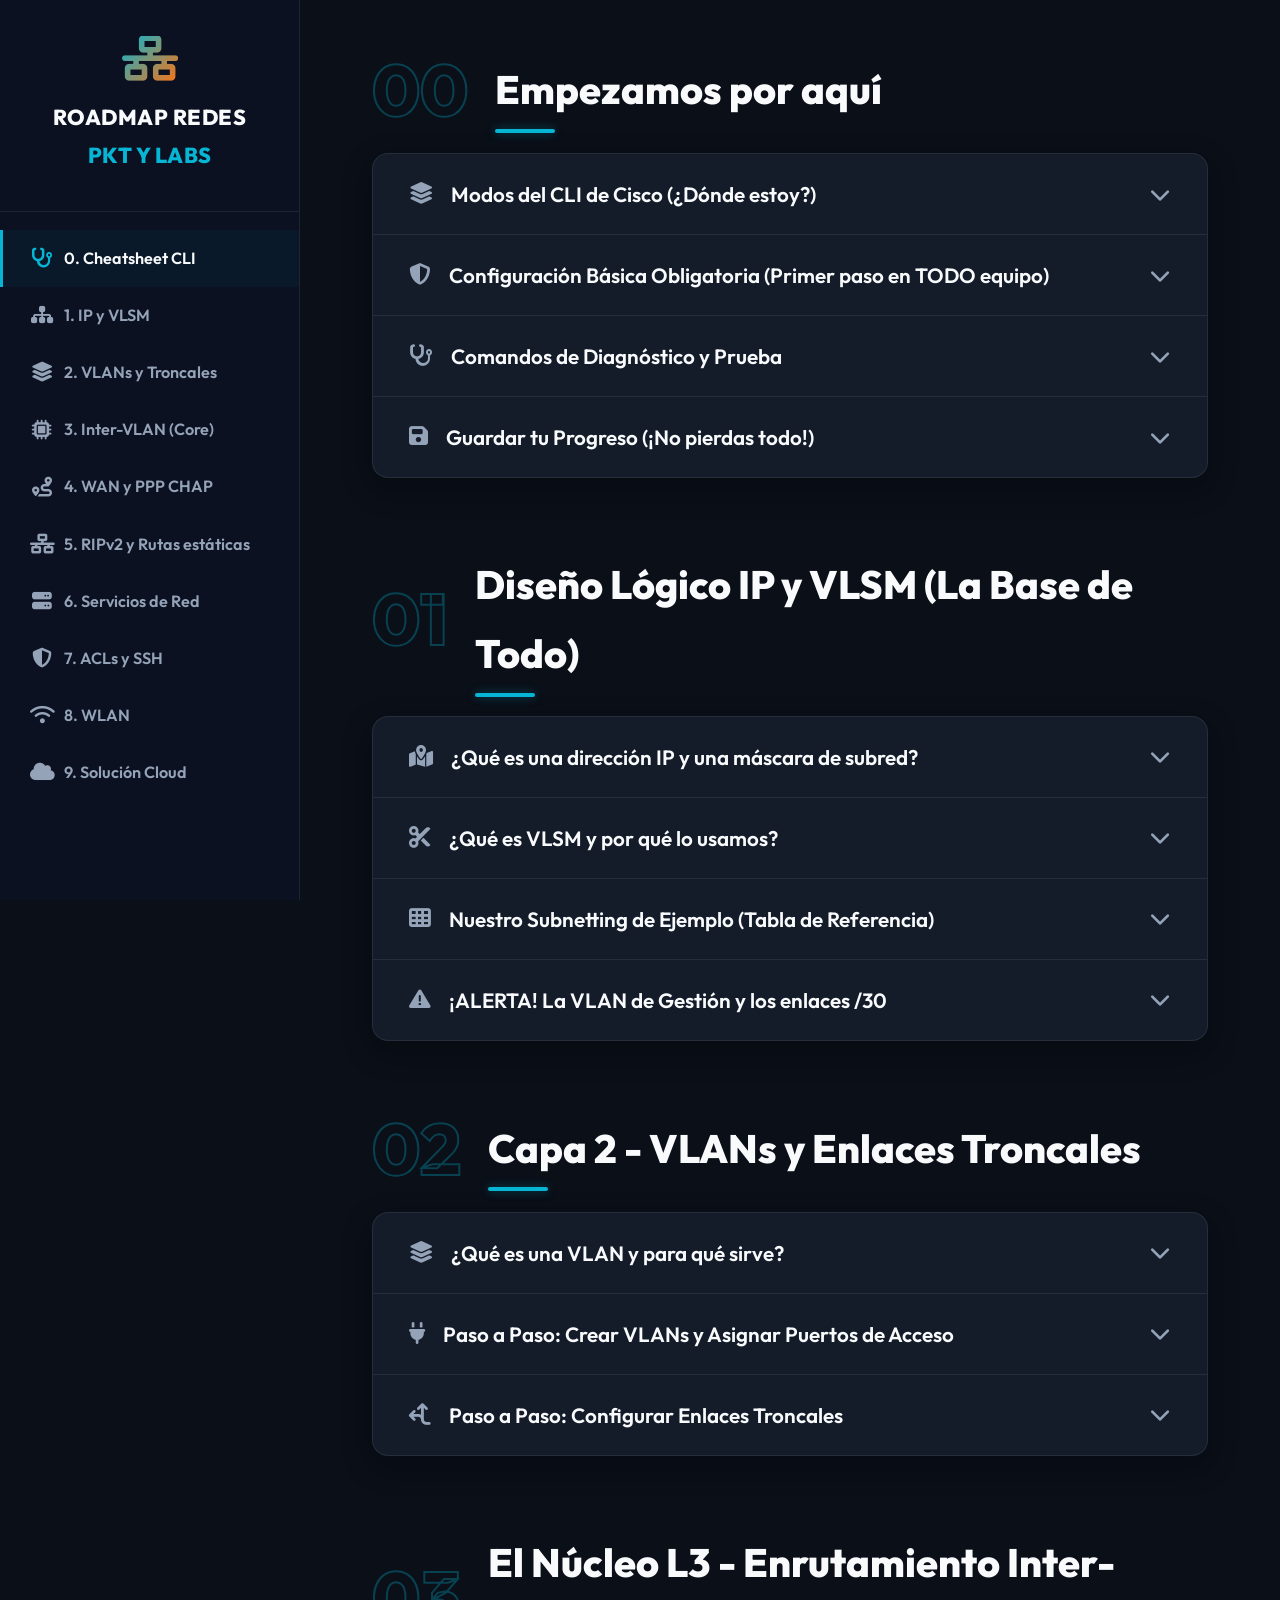
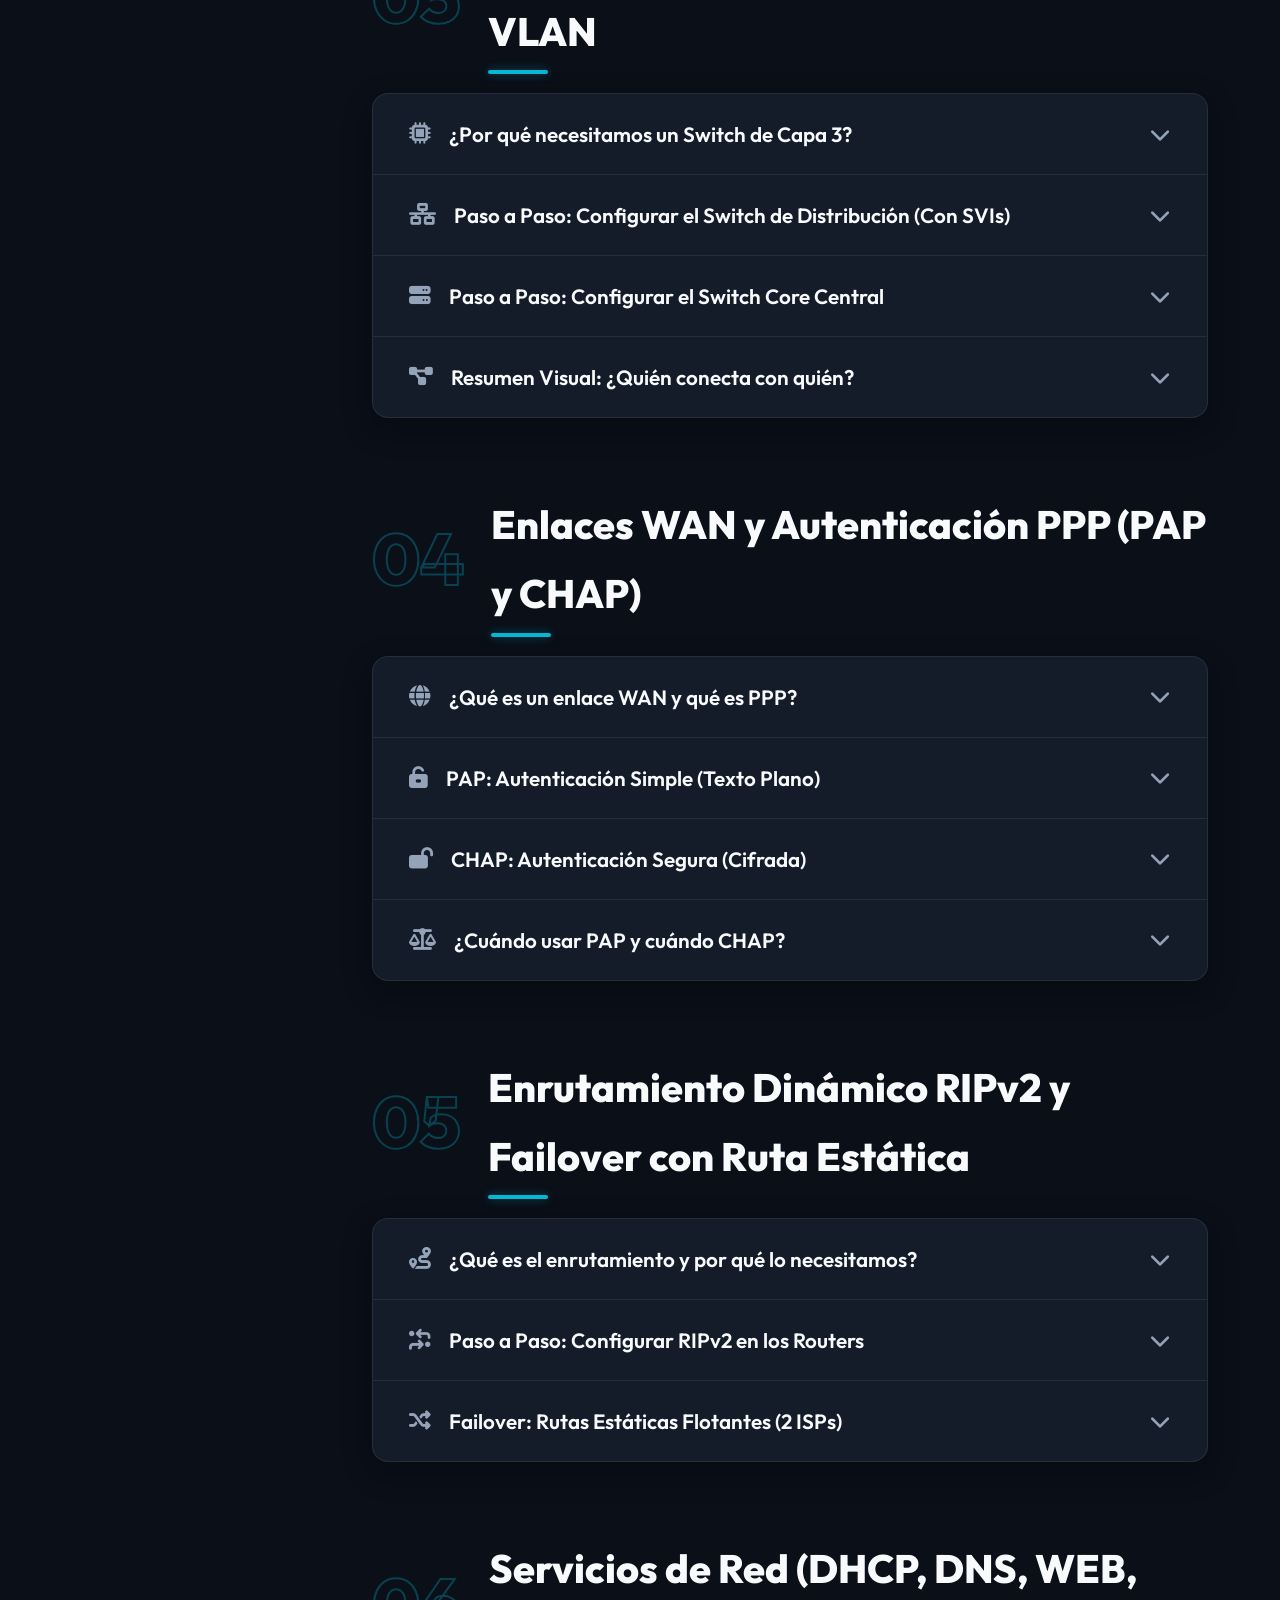
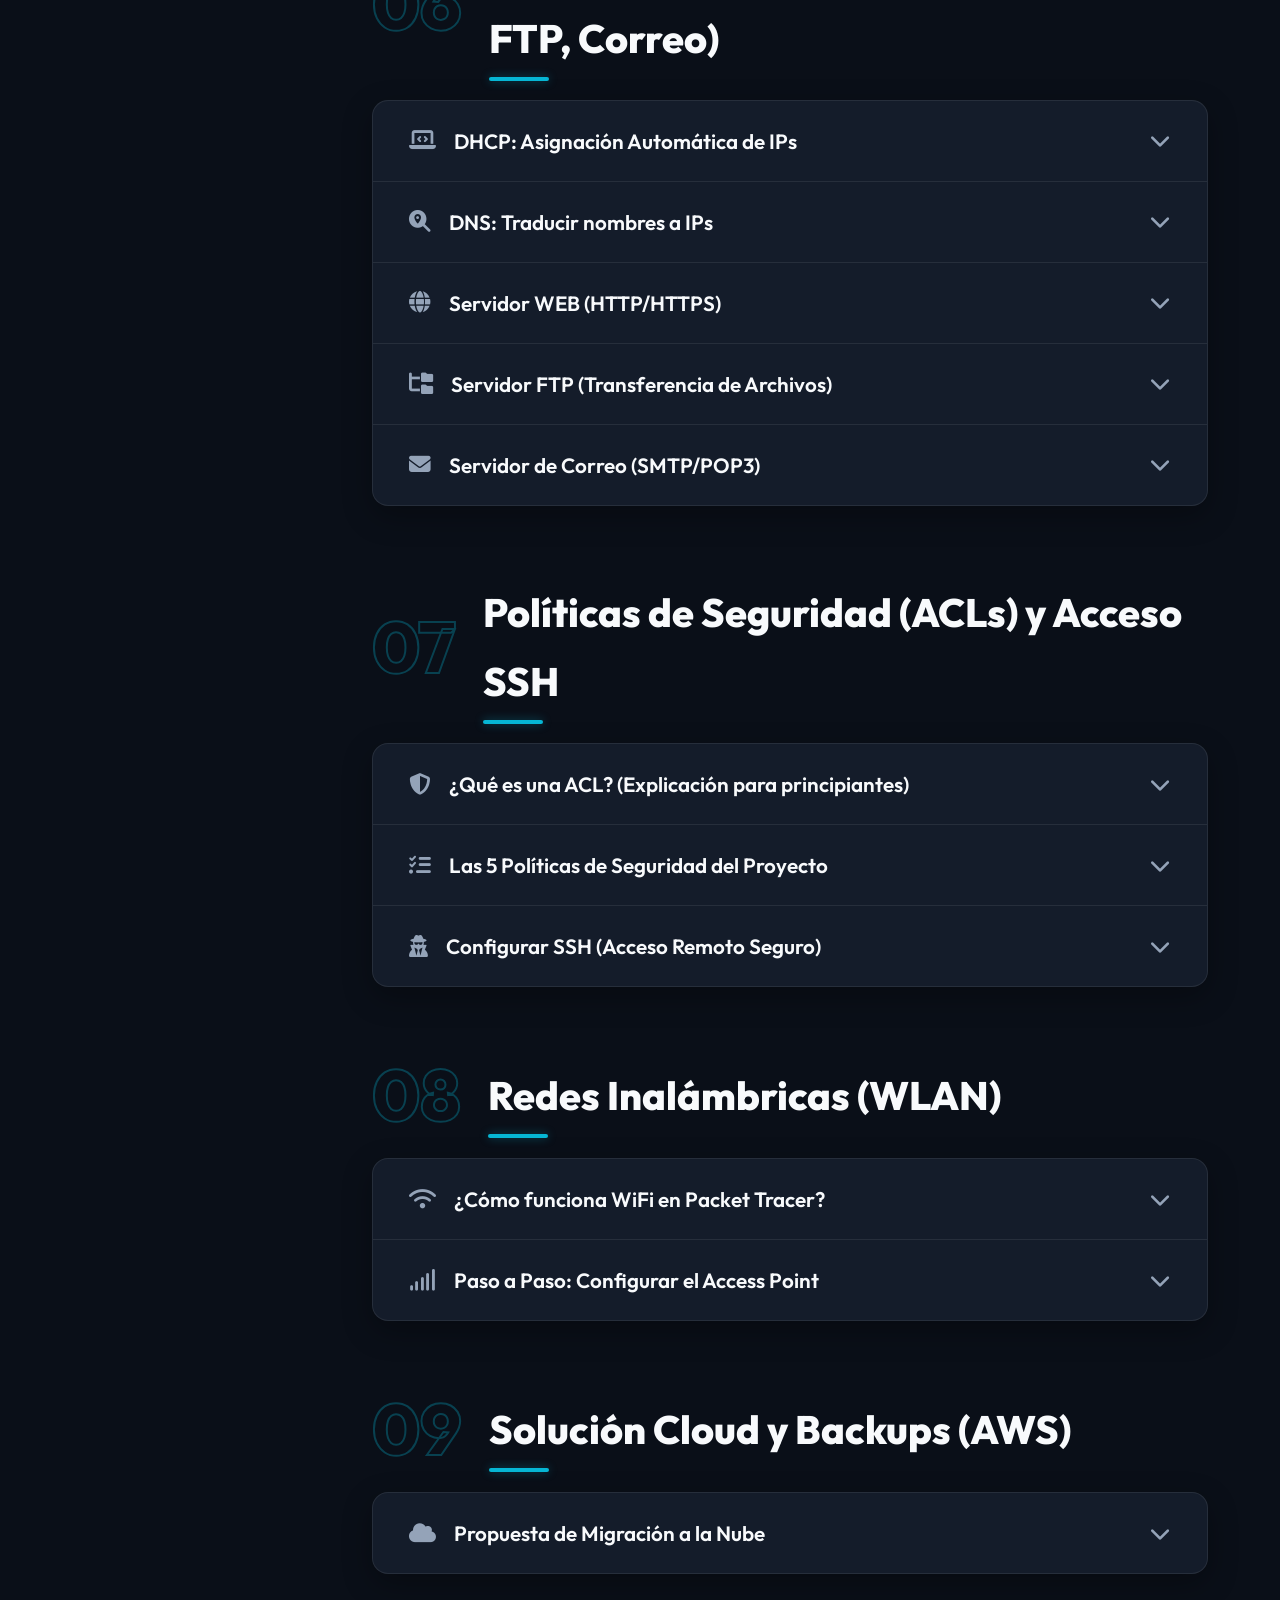
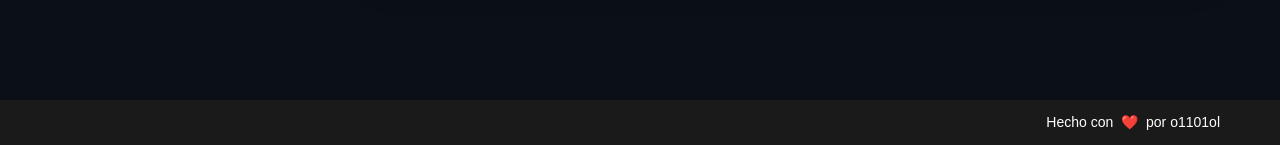
<file: index.html>
﻿<!DOCTYPE html>
<html lang="es">
<head>
    <meta charset="UTF-8">
    <meta name="viewport" content="width=device-width, initial-scale=1.0">
    <title>Resumen del curso de REDES PKT</title>
    <link href="https://fonts.googleapis.com/css2?family=Outfit:wght@300;400;600;800&family=JetBrains+Mono:wght@400;700&display=swap" rel="stylesheet">
    <link rel="stylesheet" href="https://cdnjs.cloudflare.com/ajax/libs/font-awesome/6.4.0/css/all.min.css">
    
    <link rel="stylesheet" href="styles.css">
</head>
<body>

    <nav class="sidebar" id="sidebar">
        <div class="sidebar-header">
            <i class="fa-solid fa-network-wired logo-icon"></i>
            <h1>Roadmap Redes<br><span class="highlight">PKT y Labs</span></h1>
        </div>
        <ul class="sidebar-nav">
            <li><a href="#modulo-0" class="nav-link active"><i class="fa-solid fa-stethoscope"></i> 0. Cheatsheet CLI</a></li>
            <li><a href="#modulo-1" class="nav-link"><i class="fa-solid fa-sitemap"></i> 1. IP y VLSM</a></li>
            <li><a href="#modulo-2" class="nav-link"><i class="fa-solid fa-layer-group"></i> 2. VLANs y Troncales</a></li>
            <li><a href="#modulo-3" class="nav-link"><i class="fa-solid fa-microchip"></i> 3. Inter-VLAN (Core)</a></li>
            <li><a href="#modulo-4" class="nav-link"><i class="fa-solid fa-route"></i> 4. WAN y PPP CHAP</a></li>
            <li><a href="#modulo-5" class="nav-link"><i class="fa-solid fa-network-wired"></i> 5. RIPv2 y Rutas estáticas</a></li>
            <li><a href="#modulo-6" class="nav-link"><i class="fa-solid fa-server"></i> 6. Servicios de Red</a></li>
            <li><a href="#modulo-7" class="nav-link"><i class="fa-solid fa-shield-halved"></i> 7. ACLs y SSH</a></li>
            <li><a href="#modulo-8" class="nav-link"><i class="fa-solid fa-wifi"></i> 8. WLAN</a></li>
            <li><a href="#modulo-9" class="nav-link"><i class="fa-solid fa-cloud"></i> 9. Solución Cloud</a></li>
        </ul>
    </nav>
    <div class="overlay" id="overlay"></div>

    <header class="mobile-header">
        <h2>Roadmap Redes</h2>
        <button class="menu-toggle" id="menu-toggle"><i class="fa-solid fa-bars"></i></button>
    </header>

    <main class="main-content">

<!-- ============================================================== -->
<!-- MÓDULO 00: TROUBLESHOOTING Y CHEATSHEET CLI                     -->
<!-- ============================================================== -->
<section id="modulo-0" class="module-section">
    <div class="module-header">
        <span class="module-number">00</span>
        <h2 class="module-title">Empezamos por aquí</h2>
    </div>
    <div class="card">

        <!-- ====== ACCORDION 1: Modos del CLI ====== -->
        <div class="accordion-item">
            <button class="accordion-header">
                <div class="header-left"><i class="fa-solid fa-layer-group"></i><span>Modos del CLI de Cisco (¿Dónde estoy?)</span></div>
                <i class="fa-solid fa-chevron-down accordion-icon"></i>
            </button>
            <div class="accordion-content">
                <div class="accordion-inner">

                    <div class="theory-box">
                        <h4>¿Qué es el CLI?</h4>
                        <p>El <strong>CLI (Command Line Interface)</strong> es la pantalla negra donde escribes comandos para configurar routers y switches Cisco. No tiene botones ni menús gráficos: todo se hace escribiendo texto. Piensa en él como una conversación con el equipo: tú le das instrucciones y él las ejecuta.</p>
                        <p>Lo más importante que debes entender es que el CLI tiene <strong>diferentes "modos"</strong>, como niveles en un videojuego. Cada modo te permite hacer cosas distintas, y <strong>el símbolo al final del prompt (lo que ves antes de escribir) te dice en qué modo estás.</strong></p>
                    </div>

                    <p class="theory-text"><strong>Los 3 modos principales que SIEMPRE debes reconocer:</strong></p>

                    <table class="data-table">
                        <tr>
                            <th>Modo</th>
                            <th>Prompt (lo que ves)</th>
                            <th>¿Cómo llego ahí?</th>
                            <th>¿Qué puedo hacer?</th>
                        </tr>
                        <tr>
                            <td><strong>User EXEC</strong> (modo usuario)</td>
                            <td><span class="highlight-cyan">Router<strong>&gt;</strong></span></td>
                            <td>Es donde inicias automáticamente al conectarte</td>
                            <td>Muy poco: solo comandos básicos de <em>visualización</em> como <code>ping</code>, <code>show version</code>. <strong>No puedes cambiar nada.</strong></td>
                        </tr>
                        <tr>
                            <td><strong>Privileged EXEC</strong> (modo privilegiado)</td>
                            <td><span class="highlight-cyan">Router<strong>#</strong></span></td>
                            <td>Escribes <span class="highlight-orange">enable</span> desde User EXEC</td>
                            <td>Puedes ver TODA la configuración (<code>show running-config</code>), guardar cambios, reiniciar el equipo. <strong>Aún no puedes configurar.</strong></td>
                        </tr>
                        <tr>
                            <td><strong>Global Configuration</strong> (modo de configuración global)</td>
                            <td><span class="highlight-cyan">Router<strong>(config)#</strong></span></td>
                            <td>Escribes <span class="highlight-orange">configure terminal</span> desde Privileged EXEC</td>
                            <td>¡Aquí es donde configuras todo! Hostname, contraseñas, rutas, etc. <strong>Este es tu modo de trabajo principal.</strong></td>
                        </tr>
                    </table>

                    <div class="theory-box">
                        <h4>¿Cómo me muevo entre modos? (Navegar por el CLI)</h4>
                        <p>Imagina una escalera de 3 peldaños. Siempre empiezas en el más bajo (User EXEC) y vas subiendo:</p>
                        <p><strong>Subir:</strong> <span class="highlight-cyan">User EXEC &gt;</span> → escribe <span class="highlight-orange">enable</span> → <span class="highlight-cyan">Privileged EXEC #</span> → escribe <span class="highlight-orange">configure terminal</span> (o <span class="highlight-orange">conf t</span> como atajo) → <span class="highlight-cyan">Global Config (config)#</span></p>
                        <p><strong>Bajar un nivel:</strong> escribe <span class="highlight-orange">exit</span> en cualquier modo para retroceder un paso.</p>
                        <p><strong>Bajar DIRECTO al modo privilegiado:</strong> escribe <span class="highlight-orange">end</span> (o presiona <strong>Ctrl+Z</strong>) desde cualquier modo de configuración. Esto te saca de golpe al modo <span class="highlight-cyan">#</span>.</p>
                    </div>

                    <div class="code-block">
                        <span class="comment">! Ejemplo completo: navegar entre los 3 modos</span>
                        <span class="code-line"><span class="cli-prompt">Router></span> <span class="highlight-orange">enable</span></span>
                        <span class="code-line"><span class="cli-prompt">Router#</span> <span class="highlight-orange">configure terminal</span></span>
                        <span class="code-line"><span class="cli-prompt">Router(config)#</span> <span class="highlight-orange">exit</span></span>
                        <span class="code-line"><span class="cli-prompt">Router#</span> <span class="highlight-orange">exit</span></span>
                        <span class="code-line"><span class="cli-prompt">Router></span></span>
                        <br>
                        <span class="comment">! Atajo: desde cualquier sub-modo, "end" te lleva directo al #</span>
                        <span class="code-line"><span class="cli-prompt">Router(config-if)#</span> <span class="highlight-orange">end</span></span>
                        <span class="code-line"><span class="cli-prompt">Router#</span></span>
                    </div>

                    <p class="theory-text"><strong>Los sub-modos de configuración (dentro de Global Config):</strong></p>
                    <p class="theory-text">Cuando estás en Global Config <span class="highlight-cyan">(config)#</span> y necesitas configurar algo específico (una interfaz, una VLAN, una línea de consola), entras a un <strong>sub-modo</strong>. El prompt cambia para decirte exactamente dónde estás:</p>

                    <table class="data-table">
                        <tr>
                            <th>Sub-modo</th>
                            <th>Prompt</th>
                            <th>¿Cómo entro?</th>
                            <th>¿Para qué sirve?</th>
                        </tr>
                        <tr>
                            <td>Interfaz</td>
                            <td><span class="highlight-cyan">(config-if)#</span></td>
                            <td><span class="highlight-orange">interface GigabitEthernet0/0</span></td>
                            <td>Configurar un puerto específico: IP, encender/apagar, velocidad</td>
                        </tr>
                        <tr>
                            <td>VLAN</td>
                            <td><span class="highlight-cyan">(config-vlan)#</span></td>
                            <td><span class="highlight-orange">vlan 10</span></td>
                            <td>Crear o nombrar una VLAN</td>
                        </tr>
                        <tr>
                            <td>Router (protocolo de enrutamiento)</td>
                            <td><span class="highlight-cyan">(config-router)#</span></td>
                            <td><span class="highlight-orange">router rip</span> o <span class="highlight-orange">router ospf 1</span></td>
                            <td>Configurar protocolos de enrutamiento (RIP, OSPF, EIGRP)</td>
                        </tr>
                        <tr>
                            <td>Línea (consola/vty)</td>
                            <td><span class="highlight-cyan">(config-line)#</span></td>
                            <td><span class="highlight-orange">line console 0</span> o <span class="highlight-orange">line vty 0 4</span></td>
                            <td>Configurar acceso por consola física o por Telnet/SSH remoto</td>
                        </tr>
                        <tr>
                            <td>Sub-interfaz</td>
                            <td><span class="highlight-cyan">(config-subif)#</span></td>
                            <td><span class="highlight-orange">interface G0/0.10</span></td>
                            <td>Crear sub-interfaces para Router-on-a-Stick (inter-VLAN routing)</td>
                        </tr>
                    </table>

                    <div class="alert-box info">
                        <i class="fa-solid fa-lightbulb"></i>
                        <div class="alert-box-content">
                            <strong>Truco: Usa el signo del prompt como brújula</strong>
                            <p>Si alguna vez te pierdes, mira el prompt. Si ves <code>&gt;</code> estás en usuario, si ves <code>#</code> sin paréntesis estás en privilegiado, y si ves <code>(config-algo)#</code> estás en algún modo de configuración. ¡El prompt SIEMPRE te dice dónde estás!</p>
                        </div>
                    </div>

                </div>
            </div>
        </div>

        <!-- ====== ACCORDION 2: Configuración Básica Obligatoria ====== -->
        <div class="accordion-item">
            <button class="accordion-header">
                <div class="header-left"><i class="fa-solid fa-shield-halved"></i><span>Configuración Básica Obligatoria (Primer paso en TODO equipo)</span></div>
                <i class="fa-solid fa-chevron-down accordion-icon"></i>
            </button>
            <div class="accordion-content">
                <div class="accordion-inner">

                    <div class="theory-box">
                        <h4>¿Por qué configuración básica?</h4>
                        <p>Antes de configurar VLANs, IPs, rutas o cualquier cosa avanzada, <strong>TODO equipo Cisco</strong> (sea switch o router) necesita una configuración de seguridad básica. Es como ponerle nombre, cerradura y un letrero de advertencia a tu casa antes de empezar a decorarla por dentro.</p>
                        <p>La rúbrica de tu proyecto <strong>te quita puntos</strong> si no tienes esta configuración en CADA equipo. Así que memoriza estos comandos: los vas a repetir muchas veces.</p>
                    </div>

                    <p class="theory-text"><strong>Estos son los comandos y qué hace CADA uno:</strong></p>

                    <table class="data-table">
                        <tr>
                            <th>Comando</th>
                            <th>¿Qué hace?</th>
                            <th>¿Por qué es necesario?</th>
                        </tr>
                        <tr>
                            <td><span class="highlight-cyan">hostname</span> <span class="highlight-orange">NOMBRE</span></td>
                            <td>Le pone un nombre al equipo. El prompt cambia de "Switch" a lo que tú pongas.</td>
                            <td>Para identificar cada equipo en tu topología. Si tienes 10 switches, necesitas saber cuál es cuál.</td>
                        </tr>
                        <tr>
                            <td><span class="highlight-cyan">enable secret</span> <span class="highlight-orange">class</span></td>
                            <td>Crea una contraseña encriptada para entrar al modo privilegiado (#).</td>
                            <td>Sin esto, cualquiera podría escribir <code>enable</code> y tener acceso total al equipo. La palabra "class" es la contraseña (la puedes cambiar).</td>
                        </tr>
                        <tr>
                            <td><span class="highlight-cyan">banner motd</span> <span class="highlight-orange">& Texto &</span></td>
                            <td>Muestra un mensaje de advertencia cuando alguien se conecta al equipo.</td>
                            <td>Es un requisito legal y de la rúbrica. Advierte que el acceso no autorizado está prohibido. El símbolo <code>&</code> es el delimitador (puede ser cualquier carácter que no esté en tu mensaje).</td>
                        </tr>
                        <tr>
                            <td><span class="highlight-cyan">line console 0</span> → <span class="highlight-cyan">password</span> <span class="highlight-orange">cisco</span> → <span class="highlight-cyan">login</span></td>
                            <td>Protege el acceso por cable de consola (la conexión física directa al equipo).</td>
                            <td>Sin esto, alguien que conecte un cable de consola entra directo sin contraseña. El comando <code>login</code> activa la verificación.</td>
                        </tr>
                        <tr>
                            <td><span class="highlight-cyan">line vty 0 4</span> → <span class="highlight-cyan">password</span> <span class="highlight-orange">cisco</span> → <span class="highlight-cyan">login</span></td>
                            <td>Protege el acceso remoto por Telnet/SSH (las 5 líneas virtuales: 0, 1, 2, 3 y 4).</td>
                            <td>Sin esto, nadie podría conectarse remotamente al equipo. El rango <code>0 4</code> significa que permite hasta 5 conexiones simultáneas.</td>
                        </tr>
                        <tr>
                            <td><span class="highlight-cyan">service password-encryption</span></td>
                            <td>Encripta TODAS las contraseñas en texto plano que aparecen en la configuración.</td>
                            <td>Sin esto, si alguien ve tu <code>show running-config</code>, puede leer las contraseñas de consola y VTY directamente. Este comando las oculta con encriptación tipo 7.</td>
                        </tr>
                    </table>

                    <p class="theory-text"><strong>Bloque completo para un SWITCH:</strong></p>

                    <div class="code-block">
                        <span class="comment">! ======================================================</span>
                        <span class="comment">! CONFIGURACIÓN BÁSICA PARA SWITCH (Ejemplo: S1_LIMA)</span>
                        <span class="comment">! Aplica esto a TODOS tus switches antes de hacer nada más</span>
                        <span class="comment">! ======================================================</span>
                        <br>
                        <span class="comment">! Paso 1: Entrar al modo privilegiado</span>
                        <span class="code-line"><span class="cli-prompt">Switch></span> <span class="highlight-orange">enable</span></span>
                        <br>
                        <span class="comment">! Paso 2: Entrar al modo de configuración global</span>
                        <span class="code-line"><span class="cli-prompt">Switch#</span> <span class="highlight-orange">configure terminal</span></span>
                        <br>
                        <span class="comment">! Paso 3: Ponerle nombre al switch para identificarlo</span>
                        <span class="code-line"><span class="cli-prompt">Switch(config)#</span> <span class="highlight-cyan">hostname</span> <span class="highlight-orange">S1_LIMA</span></span>
                        <br>
                        <span class="comment">! Paso 4: Crear contraseña encriptada para el modo privilegiado</span>
                        <span class="comment">! "class" es la contraseña - la escribes al hacer "enable"</span>
                        <span class="code-line"><span class="cli-prompt">S1_LIMA(config)#</span> <span class="highlight-cyan">enable secret</span> <span class="highlight-orange">class</span></span>
                        <br>
                        <span class="comment">! Paso 5: Crear mensaje de advertencia (banner)</span>
                        <span class="comment">! El & es el delimitador, el mensaje va entre los dos &</span>
                        <span class="code-line"><span class="cli-prompt">S1_LIMA(config)#</span> <span class="highlight-cyan">banner motd</span> <span class="highlight-orange">& Acceso solo para personal autorizado de MIEMPRESA &</span></span>
                        <br>
                        <span class="comment">! Paso 6: Proteger el acceso por consola (cable físico)</span>
                        <span class="code-line"><span class="cli-prompt">S1_LIMA(config)#</span> <span class="highlight-cyan">line console 0</span></span>
                        <span class="code-line"><span class="cli-prompt">S1_LIMA(config-line)#</span> <span class="highlight-cyan">password</span> <span class="highlight-orange">cisco</span></span>
                        <span class="code-line"><span class="cli-prompt">S1_LIMA(config-line)#</span> <span class="highlight-cyan">login</span></span>
                        <span class="code-line"><span class="cli-prompt">S1_LIMA(config-line)#</span> <span class="highlight-orange">exit</span></span>
                        <br>
                        <span class="comment">! Paso 7: Proteger el acceso remoto (Telnet/SSH)</span>
                        <span class="comment">! "0 4" = 5 líneas virtuales = 5 personas pueden conectarse a la vez</span>
                        <span class="code-line"><span class="cli-prompt">S1_LIMA(config)#</span> <span class="highlight-cyan">line vty 0 4</span></span>
                        <span class="code-line"><span class="cli-prompt">S1_LIMA(config-line)#</span> <span class="highlight-cyan">password</span> <span class="highlight-orange">cisco</span></span>
                        <span class="code-line"><span class="cli-prompt">S1_LIMA(config-line)#</span> <span class="highlight-cyan">login</span></span>
                        <span class="code-line"><span class="cli-prompt">S1_LIMA(config-line)#</span> <span class="highlight-orange">exit</span></span>
                        <br>
                        <span class="comment">! Paso 8: Encriptar todas las contraseñas en texto plano</span>
                        <span class="comment">! Sin esto, "cisco" aparecería legible en show running-config</span>
                        <span class="code-line"><span class="cli-prompt">S1_LIMA(config)#</span> <span class="highlight-cyan">service password-encryption</span></span>
                        <br>
                        <span class="comment">! Paso 9: Salir y GUARDAR (¡IMPORTANTÍSIMO!)</span>
                        <span class="code-line"><span class="cli-prompt">S1_LIMA(config)#</span> <span class="highlight-orange">end</span></span>
                        <span class="code-line"><span class="cli-prompt">S1_LIMA#</span> <span class="highlight-cyan">copy running-config startup-config</span></span>
                    </div>

                    <p class="theory-text"><strong>Bloque completo para un ROUTER:</strong></p>

                    <div class="code-block">
                        <span class="comment">! ======================================================</span>
                        <span class="comment">! CONFIGURACIÓN BÁSICA PARA ROUTER (Ejemplo: R_LIMA)</span>
                        <span class="comment">! Es IDÉNTICA a la del switch. Solo cambia el nombre.</span>
                        <span class="comment">! ======================================================</span>
                        <br>
                        <span class="comment">! Paso 1: Entrar al modo privilegiado</span>
                        <span class="code-line"><span class="cli-prompt">Router></span> <span class="highlight-orange">enable</span></span>
                        <br>
                        <span class="comment">! Paso 2: Entrar al modo de configuración global</span>
                        <span class="code-line"><span class="cli-prompt">Router#</span> <span class="highlight-orange">configure terminal</span></span>
                        <br>
                        <span class="comment">! Paso 3: Ponerle nombre al router</span>
                        <span class="code-line"><span class="cli-prompt">Router(config)#</span> <span class="highlight-cyan">hostname</span> <span class="highlight-orange">R_LIMA</span></span>
                        <br>
                        <span class="comment">! Paso 4: Contraseña para modo privilegiado</span>
                        <span class="code-line"><span class="cli-prompt">R_LIMA(config)#</span> <span class="highlight-cyan">enable secret</span> <span class="highlight-orange">class</span></span>
                        <br>
                        <span class="comment">! Paso 5: Banner de advertencia</span>
                        <span class="code-line"><span class="cli-prompt">R_LIMA(config)#</span> <span class="highlight-cyan">banner motd</span> <span class="highlight-orange">& Acceso solo para personal autorizado de MIEMPRESA &</span></span>
                        <br>
                        <span class="comment">! Paso 6: Contraseña de consola</span>
                        <span class="code-line"><span class="cli-prompt">R_LIMA(config)#</span> <span class="highlight-cyan">line console 0</span></span>
                        <span class="code-line"><span class="cli-prompt">R_LIMA(config-line)#</span> <span class="highlight-cyan">password</span> <span class="highlight-orange">cisco</span></span>
                        <span class="code-line"><span class="cli-prompt">R_LIMA(config-line)#</span> <span class="highlight-cyan">login</span></span>
                        <span class="code-line"><span class="cli-prompt">R_LIMA(config-line)#</span> <span class="highlight-orange">exit</span></span>
                        <br>
                        <span class="comment">! Paso 7: Contraseña para acceso remoto</span>
                        <span class="code-line"><span class="cli-prompt">R_LIMA(config)#</span> <span class="highlight-cyan">line vty 0 4</span></span>
                        <span class="code-line"><span class="cli-prompt">R_LIMA(config-line)#</span> <span class="highlight-cyan">password</span> <span class="highlight-orange">cisco</span></span>
                        <span class="code-line"><span class="cli-prompt">R_LIMA(config-line)#</span> <span class="highlight-cyan">login</span></span>
                        <span class="code-line"><span class="cli-prompt">R_LIMA(config-line)#</span> <span class="highlight-orange">exit</span></span>
                        <br>
                        <span class="comment">! Paso 8: Encriptar contraseñas visibles</span>
                        <span class="code-line"><span class="cli-prompt">R_LIMA(config)#</span> <span class="highlight-cyan">service password-encryption</span></span>
                        <br>
                        <span class="comment">! Paso 9: Guardar la configuración</span>
                        <span class="code-line"><span class="cli-prompt">R_LIMA(config)#</span> <span class="highlight-orange">end</span></span>
                        <span class="code-line"><span class="cli-prompt">R_LIMA#</span> <span class="highlight-cyan">copy running-config startup-config</span></span>
                    </div>

                    <div class="alert-box info">
                        <i class="fa-solid fa-lightbulb"></i>
                        <div class="alert-box-content">
                            <strong>¿Por qué "enable secret" y no "enable password"?</strong>
                            <p>Ambos crean una contraseña para el modo privilegiado, pero <strong>enable secret</strong> la guarda con encriptación fuerte (MD5), mientras que <strong>enable password</strong> la guarda en texto plano (o con encriptación débil tipo 7). Siempre usa <code>enable secret</code> — es lo que pide la rúbrica y es más seguro.</p>
                        </div>
                    </div>

                </div>
            </div>
        </div>

        <!-- ====== ACCORDION 3: Comandos de Diagnóstico ====== -->
        <div class="accordion-item">
            <button class="accordion-header">
                <div class="header-left"><i class="fa-solid fa-stethoscope"></i><span>Comandos de Diagnóstico y Prueba</span></div>
                <i class="fa-solid fa-chevron-down accordion-icon"></i>
            </button>
            <div class="accordion-content">
                <div class="accordion-inner">

                    <div class="theory-box">
                        <h4>¿Para qué sirven los comandos de diagnóstico?</h4>
                        <p>Cuando algo no funciona en tu red (y va a pasar muchas veces), necesitas herramientas para <strong>investigar qué está mal</strong>. Estos comandos son tus "instrumentos médicos": te permiten revisar si los cables están bien, si las IPs son correctas, si las rutas existen, y si los paquetes llegan a su destino.</p>
                        <p><strong>Regla de oro:</strong> Después de configurar algo, <strong>SIEMPRE verifica</strong> con estos comandos que funcionó. No asumas que está bien solo porque no te dio error.</p>
                    </div>

                    <table class="data-table">
                        <tr>
                            <th>Comando</th>
                            <th>¿Qué muestra?</th>
                            <th>¿Cuándo lo uso?</th>
                        </tr>
                        <tr>
                            <td><span class="highlight-cyan">ping</span> <span class="highlight-orange">[ip-destino]</span></td>
                            <td>Envía 5 paquetes ICMP al destino y muestra si llegan. <code>!</code> = éxito, <code>.</code> = fallo. Ejemplo: <code>!!!!!</code> = 5/5, todo perfecto.</td>
                            <td><strong>Siempre.</strong> Es tu primer comando de diagnóstico. ¿Configuraste una IP? Haz ping. ¿Creaste una ruta? Haz ping. ¿Algo no funciona? Haz ping.</td>
                        </tr>
                        <tr>
                            <td><span class="highlight-cyan">tracert</span> <span class="highlight-orange">[ip]</span> (desde PC) o <span class="highlight-cyan">traceroute</span> <span class="highlight-orange">[ip]</span> (desde router)</td>
                            <td>Muestra CADA salto (router) que recorre el paquete hasta llegar al destino, con la IP de cada salto.</td>
                            <td>Cuando el ping falla y quieres saber <strong>DÓNDE</strong> se rompe la comunicación. Te dice exactamente en qué router se detiene el paquete.</td>
                        </tr>
                        <tr>
                            <td><span class="highlight-cyan">show ip interface brief</span></td>
                            <td>Una tabla resumen de TODAS las interfaces del equipo: nombre, IP asignada, y si está UP (activa) o DOWN (apagada).</td>
                            <td>Para verificar que las IPs están bien asignadas y que las interfaces están encendidas. Si ves "administratively down", significa que la interfaz está apagada con <code>shutdown</code>.</td>
                        </tr>
                        <tr>
                            <td><span class="highlight-cyan">show ip route</span></td>
                            <td>La tabla de enrutamiento completa del equipo. Muestra todas las redes que el equipo sabe cómo alcanzar. <strong>C</strong> = conectada directamente, <strong>S</strong> = ruta estática, <strong>R</strong> = aprendida por RIP, <strong>O</strong> = OSPF.</td>
                            <td>Cuando un ping falla entre redes diferentes. Si la red destino no aparece en esta tabla, ¡el router no sabe cómo llegar! Necesitas agregar una ruta.</td>
                        </tr>
                        <tr>
                            <td><span class="highlight-cyan">show vlan brief</span></td>
                            <td>Lista todas las VLANs creadas en el switch y qué puertos pertenecen a cada una.</td>
                            <td>Después de crear VLANs y asignar puertos. Verifica que cada puerto esté en la VLAN correcta. Si un puerto no aparece en ninguna VLAN de tu tabla, probablemente está en la VLAN 1 (por defecto).</td>
                        </tr>
                        <tr>
                            <td><span class="highlight-cyan">show interfaces trunk</span></td>
                            <td>Muestra qué puertos están configurados como trunk y qué VLANs están permitidas en cada trunk.</td>
                            <td>Cuando las PCs de una VLAN no se comunican entre switches. Si el trunk no existe o no permite tu VLAN, el tráfico no pasa.</td>
                        </tr>
                        <tr>
                            <td><span class="highlight-cyan">show running-config</span></td>
                            <td>Muestra TODA la configuración actual del equipo (la que está en RAM). Es el "archivo completo" de todo lo que has configurado.</td>
                            <td>Cuando quieres revisar todo de una vez, o cuando buscas un error y no sabes dónde está. Puedes usar <code>show running-config | section interface</code> para filtrar secciones.</td>
                        </tr>
                        <tr>
                            <td><span class="highlight-cyan">show interfaces</span> <span class="highlight-orange">[interfaz]</span></td>
                            <td>Información detallada de una interfaz específica: velocidad, duplex, errores, paquetes enviados/recibidos.</td>
                            <td>Cuando necesitas datos técnicos específicos de un puerto, como verificar si tiene errores o cuántos paquetes ha procesado.</td>
                        </tr>
                    </table>

                    <div class="theory-box">
                        <h4>El truco del "do" — ¡tu mejor amigo!</h4>
                        <p>Los comandos <code>show</code> y <code>ping</code> normalmente solo funcionan en modo privilegiado (<span class="highlight-cyan">#</span>). Pero cuando estás configurando en modo <span class="highlight-cyan">(config)#</span>, no quieres salir de ahí solo para verificar algo.</p>
                        <p><strong>La solución:</strong> agrega la palabra <span class="highlight-orange">do</span> antes del comando. Esto le dice al equipo "ejecuta este comando como si estuviera en modo privilegiado, aunque estoy en config".</p>
                    </div>

                    <div class="code-block">
                        <span class="comment">! Sin "do": te da error porque estás en modo config</span>
                        <span class="code-line"><span class="cli-prompt">S1_LIMA(config)#</span> show ip interface brief</span>
                        <span class="code-line">              ^</span>
                        <span class="code-line">% Invalid input detected at '^' marker.</span>
                        <br>
                        <span class="comment">! Con "do": ¡funciona perfecto sin salir de config!</span>
                        <span class="code-line"><span class="cli-prompt">S1_LIMA(config)#</span> <span class="highlight-orange">do</span> <span class="highlight-cyan">show ip interface brief</span></span>
                        <br>
                        <span class="comment">! Más ejemplos del truco "do"</span>
                        <span class="code-line"><span class="cli-prompt">S1_LIMA(config)#</span> <span class="highlight-orange">do</span> <span class="highlight-cyan">show vlan brief</span></span>
                        <span class="code-line"><span class="cli-prompt">S1_LIMA(config)#</span> <span class="highlight-orange">do</span> <span class="highlight-cyan">ping 10.192.8.1</span></span>
                        <span class="code-line"><span class="cli-prompt">S1_LIMA(config)#</span> <span class="highlight-orange">do</span> <span class="highlight-cyan">show running-config</span></span>
                        <span class="code-line"><span class="cli-prompt">S1_LIMA(config-if)#</span> <span class="highlight-orange">do</span> <span class="highlight-cyan">write</span></span>
                    </div>

                    <div class="alert-box info">
                        <i class="fa-solid fa-lightbulb"></i>
                        <div class="alert-box-content">
                            <strong>Truco extra: el primer ping a veces falla</strong>
                            <p>No te asustes si ves <code>.!!!!</code> (el primer paquete falló, los otros 4 funcionaron). Esto es <strong>normal</strong> — el primer paquete se pierde porque el equipo está resolviendo la dirección MAC con ARP. Haz ping de nuevo y debería salir <code>!!!!!</code> (5 de 5).</p>
                        </div>
                    </div>

                </div>
            </div>
        </div>

        <!-- ====== ACCORDION 4: Guardar Progreso ====== -->
        <div class="accordion-item">
            <button class="accordion-header">
                <div class="header-left"><i class="fa-solid fa-floppy-disk"></i><span>Guardar tu Progreso (¡No pierdas todo!)</span></div>
                <i class="fa-solid fa-chevron-down accordion-icon"></i>
            </button>
            <div class="accordion-content">
                <div class="accordion-inner">

                    <div class="alert-box">
                        <i class="fa-solid fa-triangle-exclamation"></i>
                        <div class="alert-box-content">
                            <strong>⚠️ SI NO GUARDAS, PIERDES TODO</strong>
                            <p>Cuando cierras Packet Tracer o reinicias un equipo, <strong>toda la configuración que no hayas guardado DESAPARECE</strong>. Hemos visto compañeros perder horas de trabajo por no guardar. No seas uno de ellos. <strong>Guarda después de CADA cambio importante.</strong></p>
                        </div>
                    </div>

                    <div class="theory-box">
                        <h4>Entendiendo RAM vs NVRAM (¿Dónde vive tu configuración?)</h4>
                        <p>Tu equipo Cisco tiene dos tipos de memoria importantes:</p>
                        <p><strong>RAM (Running-Config):</strong> Es la memoria temporal, como la memoria RAM de tu computadora. Aquí está la configuración que estás usando <strong>en este momento</strong>. Todo lo que configuras va aquí primero. Pero si apagas el equipo, <strong>se borra</strong>.</p>
                        <p><strong>NVRAM (Startup-Config):</strong> Es la memoria permanente, como el disco duro. Lo que guardes aquí <strong>sobrevive</strong> cuando apagas y prendes el equipo. Cuando el equipo enciende, copia el Startup-Config a la RAM.</p>
                        <p><strong>Analogía:</strong> Imagina que estás escribiendo un documento en Word. Lo que ves en pantalla es la RAM (running-config). Si se va la luz, pierdes todo. Pero si le das "Guardar" (Ctrl+S), lo grabas en el disco duro (NVRAM/startup-config). La próxima vez que abras el archivo, está ahí.</p>
                    </div>

                    <p class="theory-text"><strong>Los 3 comandos para guardar (todos hacen lo mismo):</strong></p>

                    <table class="data-table">
                        <tr>
                            <th>Comando</th>
                            <th>¿Desde dónde lo ejecuto?</th>
                            <th>Nota</th>
                        </tr>
                        <tr>
                            <td><span class="highlight-cyan">copy running-config startup-config</span></td>
                            <td>Modo privilegiado <span class="highlight-cyan">#</span></td>
                            <td>El comando "oficial" y completo. Te preguntará el nombre del archivo destino — solo presiona <strong>Enter</strong> para aceptar el nombre por defecto.</td>
                        </tr>
                        <tr>
                            <td><span class="highlight-cyan">write memory</span> (o solo <span class="highlight-cyan">write</span> / <span class="highlight-cyan">wr</span>)</td>
                            <td>Modo privilegiado <span class="highlight-cyan">#</span></td>
                            <td>Atajo más corto. Hace exactamente lo mismo que el anterior. Muchos profesores prefieren este porque es más rápido de escribir.</td>
                        </tr>
                        <tr>
                            <td><span class="highlight-orange">do</span> <span class="highlight-cyan">wr</span></td>
                            <td>Desde CUALQUIER modo de configuración <span class="highlight-cyan">(config)#</span></td>
                            <td><strong>¡El más práctico!</strong> Puedes guardar sin salir del modo config. Usa el truco "do" que aprendimos arriba.</td>
                        </tr>
                    </table>

                    <div class="code-block">
                        <span class="comment">! Opción 1: Comando oficial (desde modo privilegiado)</span>
                        <span class="code-line"><span class="cli-prompt">S1_LIMA#</span> <span class="highlight-cyan">copy running-config startup-config</span></span>
                        <span class="code-line">Destination filename [startup-config]?    <span class="comment">← solo presiona Enter</span></span>
                        <span class="code-line">Building configuration...</span>
                        <span class="code-line">[OK]</span>
                        <br>
                        <span class="comment">! Opción 2: Atajo rápido (desde modo privilegiado)</span>
                        <span class="code-line"><span class="cli-prompt">S1_LIMA#</span> <span class="highlight-cyan">wr</span></span>
                        <span class="code-line">Building configuration...</span>
                        <span class="code-line">[OK]</span>
                        <br>
                        <span class="comment">! Opción 3: Guardar sin salir de config (¡EL MEJOR!)</span>
                        <span class="code-line"><span class="cli-prompt">S1_LIMA(config)#</span> <span class="highlight-orange">do</span> <span class="highlight-cyan">wr</span></span>
                        <span class="code-line">Building configuration...</span>
                        <span class="code-line">[OK]</span>
                    </div>

                    <div class="alert-box info">
                        <i class="fa-solid fa-lightbulb"></i>
                        <div class="alert-box-content">
                            <strong>Consejo: Guarda también el archivo .pkt de Packet Tracer</strong>
                            <p>Guardar la configuración dentro del equipo (running → startup) protege contra reinicios del equipo virtual. Pero también debes guardar el archivo <strong>.pkt</strong> de Packet Tracer (Ctrl+S en la ventana de Packet Tracer) para no perder tu topología completa si la aplicación se cierra.</p>
                        </div>
                    </div>

                </div>
            </div>
        </div>

    </div>
</section>


<!-- ============================================================== -->
<!-- MÓDULO 01: DISEÑO LÓGICO IP Y VLSM                             -->
<!-- ============================================================== -->
<section id="modulo-1" class="module-section">
    <div class="module-header">
        <span class="module-number">01</span>
        <h2 class="module-title">Diseño Lógico IP y VLSM (La Base de Todo)</h2>
    </div>
    <div class="card">

        <!-- ====== ACCORDION 1: ¿Qué es una dirección IP? ====== -->
        <div class="accordion-item">
            <button class="accordion-header">
                <div class="header-left"><i class="fa-solid fa-map-location-dot"></i><span>¿Qué es una dirección IP y una máscara de subred?</span></div>
                <i class="fa-solid fa-chevron-down accordion-icon"></i>
            </button>
            <div class="accordion-content">
                <div class="accordion-inner">

                    <div class="theory-box">
                        <h4>La dirección IP — Tu "dirección de casa" en la red</h4>
                        <p>Así como tu casa tiene una dirección (Av. Javier Prado 1234, Lima), cada dispositivo en una red necesita una <strong>dirección IP</strong> para que los demás sepan dónde encontrarlo. Sin una IP, un dispositivo es "invisible" en la red.</p>
                        <p>Una dirección IP (versión 4, que es la que usamos) se ve así: <span class="highlight-cyan">10.192.8.1</span>. Son 4 números separados por puntos, donde cada número va de 0 a 255. En total son 32 bits (4 grupos de 8 bits cada uno).</p>
                    </div>

                    <div class="theory-box">
                        <h4>La máscara de subred — ¿Qué parte es el "barrio" y qué parte es la "casa"?</h4>
                        <p>Cada dirección IP tiene dos partes, pero no puedes verlas a simple vista. Necesitas la <strong>máscara de subred</strong> para separarlas:</p>
                        <p><strong>Parte de Red (Network):</strong> Identifica el "barrio" o red a la que perteneces. Todos los dispositivos en la misma red comparten esta parte. Es como el nombre de tu calle.</p>
                        <p><strong>Parte de Host:</strong> Identifica tu dispositivo específico dentro de esa red. Es como el número de tu casa.</p>
                        <p><strong>Ejemplo con analogía:</strong> Si la dirección es "Calle Los Olivos, Casa #15", entonces "Calle Los Olivos" es la parte de red y "#15" es la parte de host. La máscara te dice dónde termina el nombre de la calle y empieza el número de casa.</p>
                        <p>La máscara se puede escribir de dos formas: como decimal (<span class="highlight-orange">255.255.255.0</span>) o como prefijo (<span class="highlight-orange">/24</span>). El /24 significa que los primeros 24 bits son la parte de red.</p>
                    </div>

                    <p class="theory-text"><strong>Tabla de referencia de máscaras</strong> — Esta es la tabla más importante que usarás en todo el proyecto. Memoriza al menos /24, /25, /26 y /30:</p>

                    <table class="data-table">
                        <tr>
                            <th>Prefijo</th>
                            <th>Máscara Decimal</th>
                            <th>Hosts Totales</th>
                            <th>Hosts Utilizables</th>
                            <th>¿Para qué se usa típicamente?</th>
                        </tr>
                        <tr>
                            <td><span class="highlight-cyan">/24</span></td>
                            <td>255.255.255.0</td>
                            <td>256</td>
                            <td><span class="highlight-orange">254</span></td>
                            <td>Departamentos grandes (ventas con muchos empleados)</td>
                        </tr>
                        <tr>
                            <td><span class="highlight-cyan">/25</span></td>
                            <td>255.255.255.128</td>
                            <td>128</td>
                            <td><span class="highlight-orange">126</span></td>
                            <td>Departamentos medianos</td>
                        </tr>
                        <tr>
                            <td><span class="highlight-cyan">/26</span></td>
                            <td>255.255.255.192</td>
                            <td>64</td>
                            <td><span class="highlight-orange">62</span></td>
                            <td>Departamentos pequeños</td>
                        </tr>
                        <tr>
                            <td><span class="highlight-cyan">/27</span></td>
                            <td>255.255.255.224</td>
                            <td>32</td>
                            <td><span class="highlight-orange">30</span></td>
                            <td>VLAN de gestión u oficinas pequeñas</td>
                        </tr>
                        <tr>
                            <td><span class="highlight-cyan">/28</span></td>
                            <td>255.255.255.240</td>
                            <td>16</td>
                            <td><span class="highlight-orange">14</span></td>
                            <td>Grupos muy reducidos, servidores</td>
                        </tr>
                        <tr>
                            <td><span class="highlight-cyan">/29</span></td>
                            <td>255.255.255.248</td>
                            <td>8</td>
                            <td><span class="highlight-orange">6</span></td>
                            <td>Segmentos mínimos con pocos equipos</td>
                        </tr>
                        <tr>
                            <td><span class="highlight-cyan">/30</span></td>
                            <td>255.255.255.252</td>
                            <td>4</td>
                            <td><span class="highlight-orange">2</span></td>
                            <td>Enlaces punto a punto entre routers (WAN)</td>
                        </tr>
                    </table>

                    <div class="theory-box">
                        <h4>¿Por qué "Hosts Utilizables" son menos que "Hosts Totales"?</h4>
                        <p>Porque en cada subred, <strong>2 direcciones están reservadas</strong> y no se pueden asignar a dispositivos:</p>
                        <p><strong>La primera IP</strong> de la subred es la <span class="highlight-orange">dirección de red</span> (identifica a toda la subred, como el nombre del barrio). Ejemplo: 10.192.8.<strong>0</strong></p>
                        <p><strong>La última IP</strong> de la subred es la <span class="highlight-orange">dirección de broadcast</span> (envía mensajes a TODOS los dispositivos de la subred a la vez). Ejemplo: 10.192.8.<strong>255</strong></p>
                        <p>Por eso la fórmula es: <strong>Hosts utilizables = 2<sup>n</sup> - 2</strong>, donde <strong>n</strong> es el número de bits para hosts (32 - prefijo). Para /24: 2<sup>8</sup> - 2 = 256 - 2 = <strong>254 hosts</strong>.</p>
                    </div>

                    <div class="alert-box info">
                        <i class="fa-solid fa-lightbulb"></i>
                        <div class="alert-box-content">
                            <strong>¿Cuál es la primera IP utilizable? → ¡Esa es tu Gateway!</strong>
                            <p>Por convención, la <strong>primera IP utilizable</strong> de cada subred (la dirección de red + 1) se asigna al <strong>gateway</strong> (la "puerta de salida" de esa red, normalmente un router o switch L3). Ejemplo: si la red es 10.192.8.0/24, el gateway es <strong>10.192.8.1</strong>.</p>
                        </div>
                    </div>

                </div>
            </div>
        </div>

        <!-- ====== ACCORDION 2: ¿Qué es VLSM? ====== -->
        <div class="accordion-item">
            <button class="accordion-header">
                <div class="header-left"><i class="fa-solid fa-scissors"></i><span>¿Qué es VLSM y por qué lo usamos?</span></div>
                <i class="fa-solid fa-chevron-down accordion-icon"></i>
            </button>
            <div class="accordion-content">
                <div class="accordion-inner">

                    <div class="theory-box">
                        <h4>FLSM vs VLSM — La diferencia explicada fácil</h4>
                        <p><strong>FLSM (Fixed Length Subnet Masking):</strong> Imagina que tienes un pastel y lo cortas en pedazos iguales. No importa si un invitado tiene mucha hambre y otro poca — todos reciben el mismo tamaño. Funcional, pero <strong>desperdicias</strong> mucho pastel si los pedazos son demasiado grandes para algunos.</p>
                        <p><strong>VLSM (Variable Length Subnet Masking):</strong> Ahora imagina que cortas el pastel en pedazos de diferentes tamaños según el hambre de cada invitado. El hambriento recibe un pedazo grande, y el que no tiene mucha hambre recibe uno chico. <strong>No desperdicias nada.</strong></p>
                        <p>En redes: FLSM usa la <strong>misma máscara</strong> para todas las subredes (por ejemplo, todas /24). VLSM usa <strong>máscaras diferentes</strong> según cuántos hosts necesita cada departamento (/24 para uno grande, /26 para uno pequeño, /30 para un enlace WAN).</p>
                        <p><strong>¿Por qué usamos VLSM en el proyecto?</strong> Porque la rúbrica lo pide, porque es lo que se usa en el mundo real, y porque con FLSM desperdiciaríamos miles de direcciones IP.</p>
                    </div>

                    <div class="theory-box">
                        <h4>El proceso paso a paso para hacer VLSM</h4>
                        <p>Sigue estos pasos en orden <strong>siempre</strong>. Si cambias el orden, el subnetting puede traslarse y causar solapamiento de redes:</p>
                        <p><strong>Paso 1:</strong> Calcula el crecimiento proyectado. Multiplica el número actual de hosts por el factor de crecimiento:</p>
                        <p>• <strong>Sede principal (Lima):</strong> Hosts actuales × <span class="highlight-orange">1.25</span> (25% de crecimiento a 10 años)</p>
                        <p>• <strong>Sucursales:</strong> Hosts actuales × <span class="highlight-orange">1.20</span> (20% de crecimiento a 10 años)</p>
                        <p><strong>Paso 2:</strong> Ordena TODAS las subredes de <span class="highlight-orange">MAYOR a MENOR</span> número de hosts (después de aplicar el crecimiento). La subred que necesite más hosts va PRIMERO.</p>
                        <p><strong>Paso 3:</strong> Para cada subred, encuentra la máscara más pequeña que cubra la cantidad de hosts necesarios. Usa la tabla de prefijos que vimos arriba.</p>
                        <p><strong>Paso 4:</strong> Asigna las direcciones en orden, una después de otra, sin dejar huecos y sin traslapes. La siguiente subred empieza donde termina la anterior.</p>
                    </div>

                    <div class="alert-box">
                        <i class="fa-solid fa-triangle-exclamation"></i>
                        <div class="alert-box-content">
                            <strong>¡SIEMPRE redondea hacia ARRIBA!</strong>
                            <p>Si un departamento tiene 50 empleados y con el crecimiento del 25% necesitas 50 × 1.25 = 62.5 hosts, <strong>redondeas a 63</strong>. Luego buscas la máscara que cubra al menos 63 hosts utilizables → eso es un /26 (que da 62 hosts utilizables). ¡Pero 62 < 63! Entonces necesitas un <strong>/25</strong> (126 hosts). Siempre verifica que los <strong>hosts utilizables ≥ hosts necesarios</strong>.</p>
                        </div>
                    </div>

                    <p class="theory-text"><strong>Ejemplo rápido de cálculo de crecimiento:</strong></p>

                    <table class="data-table">
                        <tr>
                            <th>Departamento</th>
                            <th>Hosts Actuales</th>
                            <th>Factor</th>
                            <th>Cálculo</th>
                            <th>Hosts Necesarios (redondeado ↑)</th>
                            <th>Máscara necesaria</th>
                        </tr>
                        <tr>
                            <td>Ventas (Lima)</td>
                            <td>200</td>
                            <td>× 1.25</td>
                            <td>200 × 1.25 = 250</td>
                            <td><span class="highlight-orange">250</span></td>
                            <td><span class="highlight-cyan">/24</span> (254 utilizables ≥ 250 ✓)</td>
                        </tr>
                        <tr>
                            <td>Admin (Lima)</td>
                            <td>100</td>
                            <td>× 1.25</td>
                            <td>100 × 1.25 = 125</td>
                            <td><span class="highlight-orange">125</span></td>
                            <td><span class="highlight-cyan">/25</span> (126 utilizables ≥ 125 ✓)</td>
                        </tr>
                        <tr>
                            <td>Finanzas (Lima)</td>
                            <td>50</td>
                            <td>× 1.25</td>
                            <td>50 × 1.25 = 62.5 → 63</td>
                            <td><span class="highlight-orange">63</span></td>
                            <td><span class="highlight-cyan">/26</span> (62 utilizables) ¡NO alcanza! → <span class="highlight-cyan">/25</span> o ajustar a 50 exactos con /26</td>
                        </tr>
                    </table>

                    <div class="alert-box info">
                        <i class="fa-solid fa-lightbulb"></i>
                        <div class="alert-box-content">
                            <strong>El orden importa: ¡De mayor a menor!</strong>
                            <p>Si no ordenas de mayor a menor, podrías asignar una subred pequeña en medio y luego no tener espacio contiguo para una subred grande. Es como tratar de estacionar un camión en un espacio que dejaste entre dos autos: no cabe. Siempre estaciona primero el camión (subred grande), luego los autos (subredes medianas), y al final las motos (subredes chicas).</p>
                        </div>
                    </div>

                </div>
            </div>
        </div>

        <!-- ====== ACCORDION 3: Subnetting de Ejemplo ====== -->
        <div class="accordion-item">
            <button class="accordion-header">
                <div class="header-left"><i class="fa-solid fa-table-cells"></i><span>Nuestro Subnetting de Ejemplo (Tabla de Referencia)</span></div>
                <i class="fa-solid fa-chevron-down accordion-icon"></i>
            </button>
            <div class="accordion-content">
                <div class="accordion-inner">

                    <div class="theory-box">
                        <h4>Tabla maestra de IPs — Sede Lima</h4>
                        <p>Esta es la tabla de referencia principal para la sede Lima. <strong>Cada vez que configures una IP en un switch, router o PC, vas a venir a consultar esta tabla.</strong> Imprimirla o tenerla en otra pantalla te va a ahorrar mucho tiempo y errores (La tabla en la que hiciste el subnetting).</p>
                        <p>La red base asignada para este ejemplo es <span class="highlight-cyan">10.192.0.0/16</span>, y el bloque para la sede Lima es <span class="highlight-cyan">10.192.8.0/22</span> (que nos da direcciones desde 10.192.8.0 hasta 10.192.11.255). Recuerda que segun el numero de grupo que seas debes de cambiar el segundo bloque de la IP , yo soy del grupo 2 por ejemplo, por lo que puse 10.192.0.0/16, pero si eres el grupo X tienes que usar como IP padre 10.19X.0.0/16</p>
                    </div>

                    <p class="theory-text"><strong>Distribución de VLANs — Sede Lima:</strong></p>

                    <table class="data-table">
                        <tr>
                            <th>Departamento</th>
                            <th>VLAN #</th>
                            <th>Dirección de Red</th>
                            <th>Máscara</th>
                            <th>Gateway (1ra IP útil)</th>
                            <th>Última IP útil</th>
                            <th>Broadcast</th>
                            <th>Hosts útiles</th>
                        </tr>
                        <tr>
                            <td><strong>Ventas</strong></td>
                            <td><span class="highlight-orange">VLAN 10</span></td>
                            <td><span class="highlight-cyan">10.192.8.0/24</span></td>
                            <td>255.255.255.0</td>
                            <td><span class="highlight-orange">10.192.8.1</span></td>
                            <td>10.192.8.254</td>
                            <td>10.192.8.255</td>
                            <td>254</td>
                        </tr>
                        <tr>
                            <td><strong>Administración</strong></td>
                            <td><span class="highlight-orange">VLAN 20</span></td>
                            <td><span class="highlight-cyan">10.192.9.0/25</span></td>
                            <td>255.255.255.128</td>
                            <td><span class="highlight-orange">10.192.9.1</span></td>
                            <td>10.192.9.126</td>
                            <td>10.192.9.127</td>
                            <td>126</td>
                        </tr>
                        <tr>
                            <td><strong>Finanzas</strong></td>
                            <td><span class="highlight-orange">VLAN 30</span></td>
                            <td><span class="highlight-cyan">10.192.9.128/26</span></td>
                            <td>255.255.255.192</td>
                            <td><span class="highlight-orange">10.192.9.129</span></td>
                            <td>10.192.9.190</td>
                            <td>10.192.9.191</td>
                            <td>62</td>
                        </tr>
                        <tr>
                            <td><strong>Gestión</strong></td>
                            <td><span class="highlight-orange">VLAN 99</span></td>
                            <td><span class="highlight-cyan">10.192.11.192/27</span></td>
                            <td>255.255.255.224</td>
                            <td><span class="highlight-orange">10.192.11.193</span></td>
                            <td>10.192.11.222</td>
                            <td>10.192.11.223</td>
                            <td>30</td>
                        </tr>
                        <tr>
                            <td><strong>Nativa (Black Hole)</strong></td>
                            <td><span class="highlight-orange">VLAN 999</span></td>
                            <td colspan="6" style="text-align: center;"><em>Sin dirección IP — Es una VLAN "agujero negro" para seguridad. Todo tráfico no etiquetado cae aquí y se descarta.</em></td>
                        </tr>
                    </table>

                    <div class="theory-box">
                        <h4>¿Cómo leer esta tabla? (Ejemplo con Ventas)</h4>
                        <p>Tomemos la fila de Ventas para explicar cada columna:</p>
                        <p><strong>Dirección de Red (10.192.8.0):</strong> Es la primera dirección de esta subred. NO se asigna a ningún dispositivo. Es solo el "nombre" de la red.</p>
                        <p><strong>Gateway (10.192.8.1):</strong> Es la primera IP utilizable, y la asignamos al router o switch L3 que conecta esta VLAN con el resto de la red. Las PCs de Ventas configuran esta IP como su "puerta de enlace predeterminada" para poder comunicarse con otras redes.</p>
                        <p><strong>Última IP útil (10.192.8.254):</strong> Es la última dirección que puedes asignar a un dispositivo en esta subred.</p>
                        <p><strong>Broadcast (10.192.8.255):</strong> Es la última dirección de la subred. Se usa para enviar mensajes a TODOS los dispositivos de la red. NO se asigna a ningún dispositivo.</p>
                        <p><strong>Máscara (255.255.255.0 = /24):</strong> Le dice a cada dispositivo qué parte de la IP es "red" y qué parte es "host". La configuras en cada PC y cada interfaz de router/switch.</p>
                    </div>

                    <div class="alert-box info">
                        <i class="fa-solid fa-lightbulb"></i>
                        <div class="alert-box-content">
                            <strong>Las otras sedes siguen la misma lógica</strong>
                            <p>La Libertad, Ica, Huánuco y Puno tienen la misma estructura de VLANs (10, 20, 30, 99, 999), pero con diferentes bloques de direcciones IP dentro del rango 10.192.0.0/16. El proceso de subnetting es idéntico — solo cambian los números. Si entiendes Lima, entiendes todas.</p>
                        </div>
                    </div>

                </div>
            </div>
        </div>

        <!-- ====== ACCORDION 4: VLAN de Gestión y enlaces /30 ====== -->
        <div class="accordion-item">
            <button class="accordion-header">
                <div class="header-left"><i class="fa-solid fa-triangle-exclamation"></i><span>¡ALERTA! La VLAN de Gestión y los enlaces /30</span></div>
                <i class="fa-solid fa-chevron-down accordion-icon"></i>
            </button>
            <div class="accordion-content">
                <div class="accordion-inner">

                    <div class="theory-box">
                        <h4>VLAN de Gestión (VLAN 99) — ¿Para qué sirve?</h4>
                        <p>Las VLANs 10, 20 y 30 son para las computadoras de los empleados (Ventas, Administración, Finanzas). Pero los <strong>equipos de red</strong> (switches, routers, access points) también necesitan una IP para que los puedas administrar remotamente.</p>
                        <p>La <strong>VLAN de Gestión (VLAN 99)</strong> es una VLAN especial dedicada exclusivamente a los equipos de red. No se conectan computadoras de usuarios aquí — solo los switches, routers y access points reciben una IP de esta VLAN.</p>
                        <p><strong>¿Por qué separarla?</strong> Por seguridad. Si un empleado malintencionado intenta acceder a los switches desde su PC, no puede porque está en otra VLAN. El tráfico de gestión viaja aislado del tráfico de usuarios.</p>
                    </div>

                    <div class="theory-box">
                        <h4>¿Cuántas IPs necesita la VLAN de Gestión?</h4>
                        <p>Necesitas <strong>1 IP por cada equipo de red</strong> que quieras administrar. Cuenta todos los dispositivos de red en tu sede:</p>
                        <p><strong>Fórmula:</strong> Total de IPs = Routers + Switches L3 + Switches L2 + Access Points + (margen de crecimiento)</p>
                    </div>

                    <p class="theory-text"><strong>Ejemplo práctico para la sede Lima:</strong></p>

                    <table class="data-table">
                        <tr>
                            <th>Tipo de equipo</th>
                            <th>Cantidad</th>
                            <th>¿Necesita IP de gestión?</th>
                        </tr>
                        <tr>
                            <td>Router principal</td>
                            <td>1</td>
                            <td>Sí (para administrarlo remotamente)</td>
                        </tr>
                        <tr>
                            <td>Switch L3 (Core/Distribución)</td>
                            <td>1</td>
                            <td>Sí (es el gateway de las VLANs)</td>
                        </tr>
                        <tr>
                            <td>Switches L2 (Acceso)</td>
                            <td>3</td>
                            <td>Sí (uno por piso o departamento)</td>
                        </tr>
                        <tr>
                            <td>Access Points (Wi-Fi)</td>
                            <td>2</td>
                            <td>Sí (para configurar la red inalámbrica)</td>
                        </tr>
                        <tr>
                            <td><strong>Total</strong></td>
                            <td><strong>7</strong></td>
                            <td>Con crecimiento (× 1.25) = 8.75 → <strong>9 hosts</strong></td>
                        </tr>
                    </table>

                    <p class="theory-text">Con 9 hosts necesarios, un <span class="highlight-cyan">/28</span> (14 hosts útiles) sobra, pero en nuestro diseño usamos <span class="highlight-cyan">/27</span> (30 hosts útiles) para dejar más margen de crecimiento. Es mejor que sobre espacio y no que falte.</p>

                    <div class="theory-box">
                        <h4>Enlaces /30 — Conexiones punto a punto entre routers</h4>
                        <p>Cuando conectas dos routers entre sí (por ejemplo, el router de Lima con el router de La Libertad), ese cable solo conecta <strong>2 dispositivos</strong>: un extremo del router A y un extremo del router B. No necesitas 254 IPs para eso, ¡solo necesitas 2!</p>
                        <p>Para eso existe la máscara <span class="highlight-cyan">/30</span> (255.255.255.252), que da exactamente <strong>2 hosts utilizables</strong>. Es la máscara más eficiente posible para un enlace punto a punto: una IP para cada lado del cable.</p>
                        <p><strong>Anatomía de un bloque /30:</strong></p>
                        <p>• <strong>1ra dirección:</strong> Dirección de red (no se usa)</p>
                        <p>• <strong>2da dirección:</strong> IP del router A (primer host utilizable)</p>
                        <p>• <strong>3ra dirección:</strong> IP del router B (segundo host utilizable)</p>
                        <p>• <strong>4ta dirección:</strong> Broadcast (no se usa)</p>
                    </div>

                    <p class="theory-text"><strong>Ejemplo con los enlaces WAN de nuestro proyecto:</strong></p>
                    <p class="theory-text">Usamos el rango <span class="highlight-cyan">172.16.0.0/30</span> para los enlaces punto a punto. Cada enlace WAN consume un bloque /30 de 4 direcciones:</p>

                    <table class="data-table">
                        <tr>
                            <th>Enlace</th>
                            <th>Red /30</th>
                            <th>IP Lado A (router origen)</th>
                            <th>IP Lado B (router destino)</th>
                            <th>Broadcast</th>
                        </tr>
                        <tr>
                            <td><strong>Lima ↔ La Libertad</strong></td>
                            <td><span class="highlight-cyan">172.16.0.0/30</span></td>
                            <td><span class="highlight-orange">172.16.0.1</span> (R_LIMA)</td>
                            <td><span class="highlight-orange">172.16.0.2</span> (R_LIBERTAD)</td>
                            <td>172.16.0.3</td>
                        </tr>
                        <tr>
                            <td><strong>Lima ↔ Ica</strong></td>
                            <td><span class="highlight-cyan">172.16.0.4/30</span></td>
                            <td><span class="highlight-orange">172.16.0.5</span> (R_LIMA)</td>
                            <td><span class="highlight-orange">172.16.0.6</span> (R_ICA)</td>
                            <td>172.16.0.7</td>
                        </tr>
                        <tr>
                            <td><strong>Lima ↔ Huánuco</strong></td>
                            <td><span class="highlight-cyan">172.16.0.8/30</span></td>
                            <td><span class="highlight-orange">172.16.0.9</span> (R_LIMA)</td>
                            <td><span class="highlight-orange">172.16.0.10</span> (R_HUANUCO)</td>
                            <td>172.16.0.11</td>
                        </tr>
                        <tr>
                            <td><strong>Lima ↔ Puno</strong></td>
                            <td><span class="highlight-cyan">172.16.0.12/30</span></td>
                            <td><span class="highlight-orange">172.16.0.13</span> (R_LIMA)</td>
                            <td><span class="highlight-orange">172.16.0.14</span> (R_PUNO)</td>
                            <td>172.16.0.15</td>
                        </tr>
                    </table>

                    <div class="theory-box">
                        <h4>¿Ves el patrón?</h4>
                        <p>Cada bloque /30 usa exactamente 4 direcciones. El siguiente bloque empieza donde terminó el anterior:</p>
                        <p>• Primer enlace: <strong>.0, .1, .2, .3</strong> → siguiente empieza en <strong>.4</strong></p>
                        <p>• Segundo enlace: <strong>.4, .5, .6, .7</strong> → siguiente empieza en <strong>.8</strong></p>
                        <p>• Tercer enlace: <strong>.8, .9, .10, .11</strong> → siguiente empieza en <strong>.12</strong></p>
                        <p>Siempre sumas 4 al número de red anterior para obtener el siguiente bloque /30. Fácil de memorizar.</p>
                    </div>

                    <div class="alert-box">
                        <i class="fa-solid fa-triangle-exclamation"></i>
                        <div class="alert-box-content">
                            <strong>No confundas las redes de tránsito con las redes de las sedes</strong>
                            <p>Las IPs <strong>10.192.x.x</strong> son para los dispositivos <em>dentro</em> de las sedes (PCs, impresoras, switches de acceso). Las IPs <strong>172.16.0.x</strong> son para los cables <em>entre</em> routers (enlaces WAN). Son dos mundos separados. Un router tiene una "pata" en cada mundo: interfaces LAN con IPs 10.192.x.x e interfaces WAN con IPs 172.16.0.x.</p>
                        </div>
                    </div>

                    <div class="alert-box info">
                        <i class="fa-solid fa-lightbulb"></i>
                        <div class="alert-box-content">
                            <strong>También se usan /30 dentro de cada sede</strong>
                            <p>El enlace entre el router de la sede y el switch L3 Core también usa un bloque /30, porque es igualmente un enlace punto a punto entre solo 2 equipos. No tiene sentido "desperdiciar" un /24 (254 IPs) para un cable que solo conecta 2 dispositivos.</p>
                        </div>
                    </div>

                </div>
            </div>
        </div>

    </div>
</section>


        <section id="modulo-2" class="module-section">
            <div class="module-header">
                <span class="module-number">02</span>
                <h2 class="module-title">Capa 2 - VLANs y Enlaces Troncales</h2>
            </div>
            <div class="card">
                
                <div class="accordion-item">
                    <button class="accordion-header">
                        <div class="header-left"><i class="fa-solid fa-layer-group"></i><span>¿Qué es una VLAN y para qué sirve?</span></div>
                        <i class="fa-solid fa-chevron-down accordion-icon"></i>
                    </button>
                    <div class="accordion-content">
                        <div class="accordion-inner">
                            <p class="theory-text">Imagina que tienes un edificio con muchas oficinas y pasillos. Si no hay paredes, todos escuchan el ruido de todos (esto se llama un <strong>Dominio de Broadcast</strong> único). Las VLANs (Redes de Área Local Virtuales) son como paredes lógicas que separan a los diferentes departamentos (Ventas, Finanzas, Administración) para que el tráfico no se mezcle, mejorando el rendimiento y la seguridad.</p>
                            <p class="theory-text">Con las VLANs, puedes tener varias redes separadas LÓGICAMENTE usando el mismo switch FÍSICO.</p>
                            
                            <div class="alert-box">
                                <i class="fa-solid fa-triangle-exclamation"></i>
                                <div class="alert-box-content">
                                    <strong>¡ALERTA CRÍTICA! La diferencia entre VLAN Nativa y VLAN de Gestión</strong>
                                    <p>Muchos estudiantes confunden esto en las sustentaciones. ¡Aprende la diferencia!</p>
                                    <ul>
                                        <li><strong>VLAN 99 (Gestión):</strong> Es como la "oficina del administrador". <strong>SÍ recibe una dirección IP</strong>. Se usa para conectarte a los switches y routers por SSH y configurarlos de manera remota.</li>
                                        <li><strong>VLAN 999 (Nativa):</strong> Es como un "agujero negro". <strong>NO recibe dirección IP</strong>. Su único trabajo es capturar tráfico sin etiqueta (untagged traffic) en los cables troncales. Cambiamos la VLAN Nativa de la VLAN 1 (por defecto) a la 999 por pura medida de seguridad contra ataques de "VLAN hopping".</li>
                                    </ul>
                                </div>
                            </div>
                        </div>
                    </div>
                </div>

                <div class="accordion-item">
                    <button class="accordion-header">
                        <div class="header-left"><i class="fa-solid fa-plug"></i><span>Paso a Paso: Crear VLANs y Asignar Puertos de Acceso</span></div>
                        <i class="fa-solid fa-chevron-down accordion-icon"></i>
                    </button>
                    <div class="accordion-content">
                        <div class="accordion-inner">
                            <p class="theory-text">Primero debemos enseñarle al Switch qué VLANs existen. Luego, debemos conectar los cables de las computadoras (PCs, impresoras, servidores) a los puertos y decirle al Switch "este puerto pertenece a esta VLAN". Un puerto que conecta a un equipo final se llama puerto de <strong>Acceso</strong>.</p>
                            
                            <div class="code-block">
                                <span class="comment">! 1. CREAR LAS VLANS (Ejemplo para un Switch de Acceso)</span>
                                <span class="code-line"><span class="cli-prompt">Switch(config)#</span> vlan 10</span>
                                <span class="code-line"><span class="cli-prompt">Switch(config-vlan)#</span> name Ventas</span>
                                <span class="code-line"><span class="cli-prompt">Switch(config-vlan)#</span> vlan 20</span>
                                <span class="code-line"><span class="cli-prompt">Switch(config-vlan)#</span> name Administracion</span>
                                <span class="code-line"><span class="cli-prompt">Switch(config-vlan)#</span> vlan 30</span>
                                <span class="code-line"><span class="cli-prompt">Switch(config-vlan)#</span> name Finanzas</span>
                                <span class="code-line"><span class="cli-prompt">Switch(config-vlan)#</span> vlan 99</span>
                                <span class="code-line"><span class="cli-prompt">Switch(config-vlan)#</span> name Gestion</span>
                                <span class="code-line"><span class="cli-prompt">Switch(config-vlan)#</span> vlan 999</span>
                                <span class="code-line"><span class="cli-prompt">Switch(config-vlan)#</span> name Nativa</span>
                                <span class="code-line"><span class="cli-prompt">Switch(config-vlan)#</span> exit</span>
                                <br>
                                <span class="comment">! 2. ASIGNAR PUERTOS A LAS VLANS (Modo Acceso)</span>
                                <span class="comment">! Usamos 'interface range' para configurar varios puertos a la vez</span>
                                <span class="code-line"><span class="cli-prompt">Switch(config)#</span> interface range fastEthernet 0/1 - 10</span>
                                <span class="comment">! Decimos que estos puertos van a equipos finales:</span>
                                <span class="code-line"><span class="cli-prompt">Switch(config-if-range)#</span> switchport mode <span class="highlight-cyan">access</span></span>
                                <span class="comment">! Metemos estos puertos en la VLAN 10 (Ventas):</span>
                                <span class="code-line"><span class="cli-prompt">Switch(config-if-range)#</span> switchport access <span class="highlight-cyan">vlan 10</span></span>
                                <span class="code-line"><span class="cli-prompt">Switch(config-if-range)#</span> exit</span>
                                <br>
                                <span class="comment">! 3. CREAR LA SVI DE GESTIÓN PARA PODER ADMINISTRAR EL SWITCH</span>
                                <span class="code-line"><span class="cli-prompt">Switch(config)#</span> interface vlan 99</span>
                                <span class="code-line"><span class="cli-prompt">Switch(config-if)#</span> ip address 10.192.11.195 255.255.255.224</span>
                                <span class="code-line"><span class="cli-prompt">Switch(config-if)#</span> no shutdown</span>
                                <span class="code-line"><span class="cli-prompt">Switch(config-if)#</span> exit</span>
                                <span class="comment">! El switch necesita una puerta de enlace para saber cómo salir de su red</span>
                                <span class="code-line"><span class="cli-prompt">Switch(config)#</span> ip default-gateway 10.192.11.193</span>
                            </div>
                        </div>
                    </div>
                </div>

                <div class="accordion-item">
                    <button class="accordion-header">
                        <div class="header-left"><i class="fa-solid fa-arrows-split-up-and-left"></i><span>Paso a Paso: Configurar Enlaces Troncales</span></div>
                        <i class="fa-solid fa-chevron-down accordion-icon"></i>
                    </button>
                    <div class="accordion-content">
                        <div class="accordion-inner">
                            <p class="theory-text">Si tenemos 5 VLANs en nuestro Switch de Acceso, ¿necesitamos 5 cables diferentes para llevar la información al Switch Principal (Core)? ¡No! Usamos un cable especial llamado <strong>Enlace Troncal (Trunk)</strong>. Es como una autopista con muchos carriles, donde el tráfico de TODAS las VLANs viaja mezclado, pero empaquetado (etiquetado) para no confundirse.</p>
                            
                            <div class="code-block">
                                <span class="comment">! CONFIGURACIÓN DEL PUERTO TRONCAL (Cable que va hacia otro Switch)</span>
                                <span class="code-line"><span class="cli-prompt">Switch(config)#</span> interface gigabitEthernet 0/1</span>
                                <span class="comment">! Convertimos el puerto en modo Troncal:</span>
                                <span class="code-line"><span class="cli-prompt">Switch(config-if)#</span> switchport mode <span class="highlight-cyan">trunk</span></span>
                                <span class="comment">! Cambiamos la VLAN nativa a la 999 (por seguridad):</span>
                                <span class="code-line"><span class="cli-prompt">Switch(config-if)#</span> switchport trunk <span class="highlight-cyan">native vlan 999</span></span>
                                <span class="comment">! Opcional/Recomendado: Permitir solo las VLANs que necesitamos</span>
                                <span class="code-line"><span class="cli-prompt">Switch(config-if)#</span> switchport trunk <span class="highlight-cyan">allowed vlan all</span></span>
                                <span class="code-line"><span class="cli-prompt">Switch(config-if)#</span> exit</span>
                            </div>

                            <div class="alert-box info">
                                <i class="fa-solid fa-lightbulb"></i>
                                <div class="alert-box-content">
                                    <strong>¡Cuidado con la VLAN Nativa!</strong>
                                    <p>Para que un enlace troncal funcione correctamente, <strong>AMBOS EXTREMOS del cable deben tener la misma VLAN nativa</strong>. Si en un switch pones la 999 y en el otro dejas la 1, Cisco te inundará la consola de mensajes de error de "Native VLAN Mismatch".</p>
                                </div>
                            </div>
                            
                            <table class="data-table">
                                <tr>
                                    <th>Comando de Verificación</th>
                                    <th>¿Qué hace?</th>
                                </tr>
                                <tr>
                                    <td><strong><span class="highlight-cyan">show vlan brief</span></strong></td>
                                    <td>Verifica que creaste las VLANs y muestra qué puertos de acceso están en cada una.</td>
                                </tr>
                                <tr>
                                    <td><strong><span class="highlight-cyan">show interfaces trunk</span></strong></td>
                                    <td>Verifica qué puertos son troncales, qué VLAN nativa usan y qué VLANs están permitidas por ellos.</td>
                                </tr>
                            </table>
                        </div>
                    </div>
                </div>

            </div>
        </section>

        <section id="modulo-3" class="module-section">
            <div class="module-header">
                <span class="module-number">03</span>
                <h2 class="module-title">El Núcleo L3 - Enrutamiento Inter-VLAN</h2>
            </div>
            <div class="card">
                
                <div class="accordion-item">
                    <button class="accordion-header">
                        <div class="header-left"><i class="fa-solid fa-microchip"></i><span>¿Por qué necesitamos un Switch de Capa 3?</span></div>
                        <i class="fa-solid fa-chevron-down accordion-icon"></i>
                    </button>
                    <div class="accordion-content">
                        <div class="accordion-inner">
                            <p class="theory-text">Las VLANs separan el tráfico tan bien, que ahora la PC de Ventas (VLAN 10) <strong>NO puede comunicarse</strong> con la PC de Finanzas (VLAN 30). ¡Están en mundos distintos! Para que puedan hablar, necesitamos un intermediario que conecte esos mundos: un <strong>Router</strong>.</p>
                            <p class="theory-text">Existen dos formas de hacer esto:</p>
                            <ul>
                                <li><strong style="color:var(--accent-orange)">Router-on-a-stick:</strong> Se usa un Router físico tradicional con subinterfaces (Ej. Fa0/0.10, Fa0/0.20). Es fácil de hacer, pero todo el tráfico pasa por un solo cable y el router se convierte en un cuello de botella.</li>
                                <li><strong style="color:var(--accent-cyan)">Switch Multicapa (L3):</strong> Usamos un "Super Switch" que tiene el cerebro de un Router por dentro. Crea interfaces virtuales (SVIs) para cada VLAN y rutea a la velocidad de la luz por hardware. <strong>¡Esta es la forma Enterprise y la que exige este proyecto!</strong></li>
                            </ul>
                            
                            <div class="theory-box">
                                <h4>La Magia del "ip routing"</h4>
                                <p>Un Switch Multicapa, al sacarlo de su caja, funciona solo como un switch tonto de capa 2. Para despertar su cerebro de router, tienes que activar el comando maestro: <strong><span class="highlight-cyan">ip routing</span></strong>.</p>
                            </div>
                        </div>
                    </div>
                </div>

                <div class="accordion-item">
                    <button class="accordion-header">
                        <div class="header-left"><i class="fa-solid fa-network-wired"></i><span>Paso a Paso: Configurar el Switch de Distribución (Con SVIs)</span></div>
                        <i class="fa-solid fa-chevron-down accordion-icon"></i>
                    </button>
                    <div class="accordion-content">
                        <div class="accordion-inner">
                            <p class="theory-text">Una <strong>SVI (Switch Virtual Interface)</strong> es una puerta de enlace virtual. Es la IP que pondremos en la configuración de Default Gateway de las PCs de los usuarios. Aquí está la configuración para el Switch Multicapa de Distribución en Lima.</p>
                            
                            <div class="code-block">
                                <span class="comment">! CONFIGURACIÓN DEL SWITCH DE DISTRIBUCIÓN (Ej: D1_LIMA)</span>
                                <span class="comment">! 1. Despertar el cerebro del router</span>
                                <span class="code-line"><span class="cli-prompt">D1_LIMA(config)#</span> ip routing</span>
                                <br>
                                <span class="comment">! 2. Crear las VLANs que llegarán desde abajo</span>
                                <span class="code-line"><span class="cli-prompt">D1_LIMA(config)#</span> vlan 10</span>
                                <span class="code-line"><span class="cli-prompt">D1_LIMA(config-vlan)#</span> name Ventas</span>
                                <span class="code-line"><span class="cli-prompt">D1_LIMA(config-vlan)#</span> vlan 20</span>
                                <span class="code-line"><span class="cli-prompt">D1_LIMA(config-vlan)#</span> name Admin</span>
                                <span class="code-line"><span class="cli-prompt">D1_LIMA(config-vlan)#</span> vlan 99</span>
                                <span class="code-line"><span class="cli-prompt">D1_LIMA(config-vlan)#</span> name Gestion</span>
                                <span class="code-line"><span class="cli-prompt">D1_LIMA(config-vlan)#</span> exit</span>
                                <br>
                                <span class="comment">! 3. Crear las SVIs (El Default Gateway de cada VLAN)</span>
                                <span class="code-line"><span class="cli-prompt">D1_LIMA(config)#</span> interface <span class="highlight-cyan">vlan 10</span></span>
                                <span class="code-line"><span class="cli-prompt">D1_LIMA(config-if)#</span> ip address <span class="highlight-orange">10.192.8.1 255.255.255.0</span></span>
                                <span class="code-line"><span class="cli-prompt">D1_LIMA(config-if)#</span> no shutdown</span>
                                <span class="code-line"><span class="cli-prompt">D1_LIMA(config-if)#</span> exit</span>
                                <br>
                                <span class="code-line"><span class="cli-prompt">D1_LIMA(config)#</span> interface <span class="highlight-cyan">vlan 20</span></span>
                                <span class="code-line"><span class="cli-prompt">D1_LIMA(config-if)#</span> ip address <span class="highlight-orange">10.192.9.1 255.255.255.128</span></span>
                                <span class="code-line"><span class="cli-prompt">D1_LIMA(config-if)#</span> no shutdown</span>
                                <span class="code-line"><span class="cli-prompt">D1_LIMA(config-if)#</span> exit</span>
                                <br>
                                <span class="comment">! 4. Configurar el puerto que va HACIA ARRIBA (Al Core) como PUERTO RUTEADO</span>
                                <span class="comment">! 'no switchport' quita la funcion de capa 2 y permite ponerle una IP directa</span>
                                <span class="code-line"><span class="cli-prompt">D1_LIMA(config)#</span> interface gigabitEthernet 1/0/24</span>
                                <span class="code-line"><span class="cli-prompt">D1_LIMA(config-if)#</span> <span class="highlight-cyan">no switchport</span></span>
                                <span class="code-line"><span class="cli-prompt">D1_LIMA(config-if)#</span> ip address 172.16.0.2 255.255.255.252</span>
                                <span class="code-line"><span class="cli-prompt">D1_LIMA(config-if)#</span> no shutdown</span>
                                <span class="code-line"><span class="cli-prompt">D1_LIMA(config-if)#</span> exit</span>
                                <br>
                                <span class="comment">! 5. No olvides configurar el RIPv2 para anunciar estas redes</span>
                                <span class="code-line"><span class="cli-prompt">D1_LIMA(config)#</span> router rip</span>
                                <span class="code-line"><span class="cli-prompt">D1_LIMA(config-router)#</span> version 2</span>
                                <span class="code-line"><span class="cli-prompt">D1_LIMA(config-router)#</span> no auto-summary</span>
                                <span class="code-line"><span class="cli-prompt">D1_LIMA(config-router)#</span> network 10.0.0.0</span>
                                <span class="code-line"><span class="cli-prompt">D1_LIMA(config-router)#</span> network 172.16.0.0</span>
                            </div>
                        </div>
                    </div>
                </div>

                <div class="accordion-item">
                    <button class="accordion-header">
                        <div class="header-left"><i class="fa-solid fa-server"></i><span>Paso a Paso: Configurar el Switch Core Central</span></div>
                        <i class="fa-solid fa-chevron-down accordion-icon"></i>
                    </button>
                    <div class="accordion-content">
                        <div class="accordion-inner">
                            <p class="theory-text">El Core Central L3 es como el gran jefe de Lima. Su única misión es rutear paquetes a la velocidad de la luz. <strong>El Core NO TIENE PCs conectadas, por lo que NO tiene VLANs de usuarios, ni necesita SVIs.</strong> Solo tiene puertos ruteados punto a punto (/30).</p>
                            
                            <div class="code-block">
                                <span class="comment">! CONFIGURACIÓN DEL SWITCH CORE CENTRAL (CORE_LIMA)</span>
                                <span class="code-line"><span class="cli-prompt">CORE_LIMA(config)#</span> ip routing</span>
                                <br>
                                <span class="comment">! 1. Puertos hacia los Switches de Distribución (D1, D2, D3)</span>
                                <span class="code-line"><span class="cli-prompt">CORE_LIMA(config)#</span> interface gigabitEthernet 1/0/1</span>
                                <span class="code-line"><span class="cli-prompt">CORE_LIMA(config-if)#</span> <span class="highlight-cyan">no switchport</span></span>
                                <span class="code-line"><span class="cli-prompt">CORE_LIMA(config-if)#</span> ip address 172.16.0.1 255.255.255.252</span>
                                <span class="code-line"><span class="cli-prompt">CORE_LIMA(config-if)#</span> no shutdown</span>
                                <span class="code-line"><span class="cli-prompt">CORE_LIMA(config-if)#</span> exit</span>
                                <br>
                                <span class="code-line"><span class="cli-prompt">CORE_LIMA(config)#</span> interface gigabitEthernet 1/0/2</span>
                                <span class="code-line"><span class="cli-prompt">CORE_LIMA(config-if)#</span> <span class="highlight-cyan">no switchport</span></span>
                                <span class="code-line"><span class="cli-prompt">CORE_LIMA(config-if)#</span> ip address 172.16.0.5 255.255.255.252</span>
                                <span class="code-line"><span class="cli-prompt">CORE_LIMA(config-if)#</span> no shutdown</span>
                                <span class="code-line"><span class="cli-prompt">CORE_LIMA(config-if)#</span> exit</span>
                                <br>
                                <span class="comment">! 2. Puerto HACIA ARRIBA (Hacia el Router Perimetral 2911)</span>
                                <span class="code-line"><span class="cli-prompt">CORE_LIMA(config)#</span> interface gigabitEthernet 1/0/24</span>
                                <span class="code-line"><span class="cli-prompt">CORE_LIMA(config-if)#</span> <span class="highlight-cyan">no switchport</span></span>
                                <span class="code-line"><span class="cli-prompt">CORE_LIMA(config-if)#</span> ip address 172.16.0.13 255.255.255.252</span>
                                <span class="code-line"><span class="cli-prompt">CORE_LIMA(config-if)#</span> no shutdown</span>
                                <span class="code-line"><span class="cli-prompt">CORE_LIMA(config-if)#</span> exit</span>
                                <br>
                                <span class="comment">! 3. Activar RIPv2</span>
                                <span class="code-line"><span class="cli-prompt">CORE_LIMA(config)#</span> router rip</span>
                                <span class="code-line"><span class="cli-prompt">CORE_LIMA(config-router)#</span> version 2</span>
                                <span class="code-line"><span class="cli-prompt">CORE_LIMA(config-router)#</span> no auto-summary</span>
                                <span class="comment">! Solo anunciamos las redes de interconexión 172.16.x.x, ya que no hay PCs locales</span>
                                <span class="code-line"><span class="cli-prompt">CORE_LIMA(config-router)#</span> network 172.16.0.0</span>
                            </div>
                        </div>
                    </div>
                </div>

                <div class="accordion-item">
                    <button class="accordion-header">
                        <div class="header-left"><i class="fa-solid fa-diagram-project"></i><span>Resumen Visual: ¿Quién conecta con quién?</span></div>
                        <i class="fa-solid fa-chevron-down accordion-icon"></i>
                    </button>
                    <div class="accordion-content">
                        <div class="accordion-inner">
                            <div class="theory-box">
                                <h4>El Flujo del Tráfico en la Red Corporativa</h4>
                                <p>Visualiza el camino que toma la información desde la computadora del empleado hasta la salida de la sede:</p>
                                <ul>
                                    <li><strong>1. PC:</strong> Conectada al Switch de Acceso.</li>
                                    <li><strong>2. Switch de Acceso L2:</strong> No rutea. Recoge los cables de las PCs y agrupa las VLANs en un <strong>enlace troncal</strong> hacia arriba.</li>
                                    <li><strong>3. Switch de Distribución L3:</strong> Recibe el troncal. Tiene las <strong>SVIs (Gateways)</strong> de las PCs. Rutea el tráfico entre VLANs. Sale hacia el Core usando un <strong>puerto ruteado (/30)</strong>.</li>
                                    <li><strong>4. Switch Core Central L3:</strong> Recibe cables ruteados de todos los Switches de Distribución. Su trabajo es enrutar a toda velocidad. Sale hacia el Router Perimetral con otro <strong>puerto ruteado (/30)</strong>.</li>
                                    <li><strong>5. Router 2911:</strong> Frontera de la sede. Recibe tráfico del Core L3 y decide si lo envía por los enlaces seriales WAN hacia otras sedes, o si lo lanza a Internet.</li>
                                </ul>
                            </div>
                        </div>
                    </div>
                </div>

            </div>
        </section>

        <section id="modulo-4" class="module-section">
            <div class="module-header">
                <span class="module-number">04</span>
                <h2 class="module-title">Enlaces WAN y Autenticación PPP (PAP y CHAP)</h2>
            </div>
            <div class="card">
                
                <div class="accordion-item">
                    <button class="accordion-header">
                        <div class="header-left"><i class="fa-solid fa-globe"></i><span>¿Qué es un enlace WAN y qué es PPP?</span></div>
                        <i class="fa-solid fa-chevron-down accordion-icon"></i>
                    </button>
                    <div class="accordion-content">
                        <div class="accordion-inner">
                            <p class="theory-text"><strong>WAN (Wide Area Network):</strong> Son redes inmensas. Sirven para unir nuestras sucursales geográficamente lejanas. En nuestro proyecto, Lima está en el centro conectada hacia Ica, La Libertad, Huánuco y Puno mediante cables seriales rojos (Topología Hub-and-Spoke).</p>
                            <p class="theory-text">Por defecto, cuando conectas un cable serial en Cisco, el idioma de empaquetado (encapsulamiento) de los datos es HDLC. Sin embargo, para mayor seguridad, usamos el protocolo <strong>PPP (Point-to-Point Protocol)</strong>. PPP envuelve los datos y añade una capa de autenticación, es decir, ¡pide usuario y contraseña antes de permitir que la otra sede se conecte!</p>
                            
                            <div class="theory-box">
                                <h4>DCE vs DTE (El Relojito)</h4>
                                <p>En los cables seriales viejos, un lado del cable manda (DCE) y el otro obedece (DTE). El lado DCE tiene un ícono de un pequeño reloj rojo en Packet Tracer. Ese lado <strong>debe dictar la velocidad</strong> usando el comando <code>clock rate 64000</code> en la interfaz serial.</p>
                            </div>
                        </div>
                    </div>
                </div>

                <div class="accordion-item">
                    <button class="accordion-header">
                        <div class="header-left"><i class="fa-solid fa-unlock-keyhole"></i><span>PAP: Autenticación Simple (Texto Plano)</span></div>
                        <i class="fa-solid fa-chevron-down accordion-icon"></i>
                    </button>
                    <div class="accordion-content">
                        <div class="accordion-inner">
                            <p class="theory-text"><strong>PAP (Password Authentication Protocol):</strong> Es un método básico y de 2 pasos. Funciona como mostrarle tu DNI a un guardia en la puerta. El problema es que envía tu clave "desnuda" por la red, así que un hacker podría verla. La rúbrica nos pide implementar ambos métodos, PAP y CHAP. Aquí tienes cómo se configura PAP.</p>
                            
                            <div class="alert-box info">
                                <i class="fa-solid fa-lightbulb"></i>
                                <div class="alert-box-content">
                                    <strong>¡El Patrón Cruzado!</strong>
                                    <p>Para la autenticación, cada Router debe tener guardado en su base de datos el nombre del <strong>Router Vecino</strong> como usuario, y la contraseña debe ser la misma.</p>
                                </div>
                            </div>

                            <div class="code-block">
                                <span class="comment">! CONFIGURACIÓN PAP (Ejemplo: Enlace entre Lima e Ica)</span>
                                <span class="comment">! ---- EN ROUTER_LIMA ----</span>
                                <span class="comment">! 1. Crear el usuario del vecino</span>
                                <span class="code-line"><span class="cli-prompt">Router_Lima(config)#</span> username Router_Ica secret miclave123</span>
                                <span class="code-line"><span class="cli-prompt">Router_Lima(config)#</span> interface s0/0/0</span>
                                <span class="code-line"><span class="cli-prompt">Router_Lima(config-if)#</span> ip address 172.16.1.1 255.255.255.252</span>
                                <span class="comment">! Si es el lado DCE, poner el reloj:</span>
                                <span class="code-line"><span class="cli-prompt">Router_Lima(config-if)#</span> clock rate 64000</span>
                                <span class="comment">! 2. Cambiar de HDLC a PPP y activar PAP</span>
                                <span class="code-line"><span class="cli-prompt">Router_Lima(config-if)#</span> encapsulation <span class="highlight-cyan">ppp</span></span>
                                <span class="code-line"><span class="cli-prompt">Router_Lima(config-if)#</span> ppp authentication <span class="highlight-cyan">pap</span></span>
                                <span class="comment">! 3. CRÍTICO: Mandarle TÚ usuario y TÚ clave al vecino para que te deje entrar</span>
                                <span class="code-line"><span class="cli-prompt">Router_Lima(config-if)#</span> ppp pap sent-username <span class="highlight-orange">Router_Lima</span> password <span class="highlight-orange">miclave123</span></span>
                                <span class="code-line"><span class="cli-prompt">Router_Lima(config-if)#</span> no shutdown</span>
                                <br>
                                <span class="comment">! ---- EN ROUTER_ICA (El Espejo) ----</span>
                                <span class="code-line"><span class="cli-prompt">Router_Ica(config)#</span> username Router_Lima secret miclave123</span>
                                <span class="code-line"><span class="cli-prompt">Router_Ica(config)#</span> interface s0/0/0</span>
                                <span class="code-line"><span class="cli-prompt">Router_Ica(config-if)#</span> ip address 172.16.1.2 255.255.255.252</span>
                                <span class="code-line"><span class="cli-prompt">Router_Ica(config-if)#</span> encapsulation <span class="highlight-cyan">ppp</span></span>
                                <span class="code-line"><span class="cli-prompt">Router_Ica(config-if)#</span> ppp authentication <span class="highlight-cyan">pap</span></span>
                                <span class="code-line"><span class="cli-prompt">Router_Ica(config-if)#</span> ppp pap sent-username <span class="highlight-orange">Router_Ica</span> password <span class="highlight-orange">miclave123</span></span>
                                <span class="code-line"><span class="cli-prompt">Router_Ica(config-if)#</span> no shutdown</span>
                            </div>
                        </div>
                    </div>
                </div>

                <div class="accordion-item">
                    <button class="accordion-header">
                        <div class="header-left"><i class="fa-solid fa-lock-open"></i><span>CHAP: Autenticación Segura (Cifrada)</span></div>
                        <i class="fa-solid fa-chevron-down accordion-icon"></i>
                    </button>
                    <div class="accordion-content">
                        <div class="accordion-inner">
                            <p class="theory-text"><strong>CHAP (Challenge Handshake Authentication Protocol):</strong> Es un método seguro de 3 pasos. Funciona como un agente secreto que te da un acertijo, lo resuelves con tu clave, y solo envías la respuesta. La clave secreta <strong>NUNCA viaja por el cable</strong>, lo que hace imposible que un hacker la robe. CHAP es más inteligente y automático que PAP.</p>
                            
                            <div class="code-block">
                                <span class="comment">! CONFIGURACIÓN CHAP (Ejemplo: Enlace entre Lima y La Libertad)</span>
                                <span class="comment">! ---- EN ROUTER_LIMA ----</span>
                                <span class="comment">! 1. Crear el usuario del vecino. (¡OJO! Sensible a mayúsculas y minúsculas)</span>
                                <span class="code-line"><span class="cli-prompt">Router_Lima(config)#</span> username Router_LaLibertad secret miclave123</span>
                                <span class="code-line"><span class="cli-prompt">Router_Lima(config)#</span> interface s0/0/1</span>
                                <span class="code-line"><span class="cli-prompt">Router_Lima(config-if)#</span> encapsulation <span class="highlight-cyan">ppp</span></span>
                                <span class="code-line"><span class="cli-prompt">Router_Lima(config-if)#</span> ppp authentication <span class="highlight-cyan">chap</span></span>
                                <span class="comment">! (¡No necesitas el comando sent-username! CHAP lo hace solo)</span>
                                <span class="code-line"><span class="cli-prompt">Router_Lima(config-if)#</span> no shutdown</span>
                                <br>
                                <span class="comment">! ---- EN ROUTER_LALIBERTAD ----</span>
                                <span class="code-line"><span class="cli-prompt">Router_LaLibertad(config)#</span> username Router_Lima secret miclave123</span>
                                <span class="code-line"><span class="cli-prompt">Router_LaLibertad(config)#</span> interface s0/0/1</span>
                                <span class="code-line"><span class="cli-prompt">Router_LaLibertad(config-if)#</span> encapsulation <span class="highlight-cyan">ppp</span></span>
                                <span class="code-line"><span class="cli-prompt">Router_LaLibertad(config-if)#</span> ppp authentication <span class="highlight-cyan">chap</span></span>
                                <span class="code-line"><span class="cli-prompt">Router_LaLibertad(config-if)#</span> no shutdown</span>
                            </div>

                            <div class="alert-box">
                                <i class="fa-solid fa-triangle-exclamation"></i>
                                <div class="alert-box-content">
                                    <strong>¿Mi línea serial se quedó en "down"?</strong>
                                    <p>Si la interfaz no levanta al usar PPP, verifica 3 cosas en orden: 1. ¿Tienen ambos lados 'encapsulation ppp'? (No puedes mezclar HDLC de un lado y PPP del otro). 2. ¿La contraseña es exactamente igual en ambos lados? 3. ¿El 'username' que pusiste coincide letra por letra con el 'hostname' configurado en el otro router?</p>
                                </div>
                            </div>
                        </div>
                    </div>
                </div>

                <div class="accordion-item">
                    <button class="accordion-header">
                        <div class="header-left"><i class="fa-solid fa-scale-balanced"></i><span>¿Cuándo usar PAP y cuándo CHAP?</span></div>
                        <i class="fa-solid fa-chevron-down accordion-icon"></i>
                    </button>
                    <div class="accordion-content">
                        <div class="accordion-inner">
                            <p class="theory-text">La rúbrica indica explícitamente: "<strong>Configurar autenticación PAP/CHAP en los enlaces Seriales.</strong>". Esto significa que debes demostrar que sabes hacer AMBOS.</p>
                            <p class="theory-text"><strong>Mi recomendación de diseño:</strong> Aplica CHAP para las conexiones principales como Lima-LaLibertad y Lima-Huánuco, y aplica PAP para Lima-Ica y Lima-Puno. Así, cuando expongas, podrás mostrar ambos métodos operando en la misma red sin problemas.</p>
                        </div>
                    </div>
                </div>

            </div>
        </section>


        <section id="modulo-5" class="module-section">
            <div class="module-header">
                <span class="module-number">05</span>
                <h2 class="module-title">Enrutamiento Dinámico RIPv2 y Failover con Ruta Estática</h2>
            </div>
            <div class="card">
                
                <div class="accordion-item">
                    <button class="accordion-header">
                        <div class="header-left"><i class="fa-solid fa-route"></i><span>¿Qué es el enrutamiento y por qué lo necesitamos?</span></div>
                        <i class="fa-solid fa-chevron-down accordion-icon"></i>
                    </button>
                    <div class="accordion-content">
                        <div class="accordion-inner">
                            <p class="theory-text">Imagina que un router es un cartero. Si le entregas un paquete para enviarlo a Ica, pero él solo conoce las calles de Lima, no sabrá qué hacer y descartará el paquete. El enrutamiento es el proceso de construirle un "mapa de calles" (Tabla de Enrutamiento) al router.</p>
                            <ul>
                                <li><strong>Enrutamiento Estático:</strong> El administrador de red escribe a mano cada ruta hacia cada destino. Seguro, pero pesado si hay muchas redes.</li>
                                <li><strong>Enrutamiento Dinámico:</strong> Los routers se cuentan chismes. Se dicen entre ellos "Oye, yo conozco la red de Ica, te la paso". Usamos <strong>RIPv2</strong> en este proyecto porque es lo que enseñan los laboratorios, es fácil de usar y propaga solita toda nuestra red.</li>
                            </ul>
                        </div>
                    </div>
                </div>

                <div class="accordion-item">
                    <button class="accordion-header">
                        <div class="header-left"><i class="fa-solid fa-arrows-turn-to-dots"></i><span>Paso a Paso: Configurar RIPv2 en los Routers</span></div>
                        <i class="fa-solid fa-chevron-down accordion-icon"></i>
                    </button>
                    <div class="accordion-content">
                        <div class="accordion-inner">
                            <p class="theory-text">Debemos decirle al router qué redes locales conoce para que empiece a propagarlas hacia las demás sedes.</p>
                            
                            <div class="code-block">
                                <span class="comment">! CONFIGURACIÓN RIPV2 (Ejemplo: Router_Lima)</span>
                                <span class="code-line"><span class="cli-prompt">Router_Lima(config)#</span> router rip</span>
                                <span class="code-line"><span class="cli-prompt">Router_Lima(config-router)#</span> version 2</span>
                                <span class="comment">! CRÍTICO: ¡Desactivar el resumen automático!</span>
                                <span class="comment">! Sin esto, RIP agrupará tus subredes pequeñitas y DESTRUIRÁ todo tu diseño VLSM</span>
                                <span class="code-line"><span class="cli-prompt">Router_Lima(config-router)#</span> <span class="highlight-cyan">no auto-summary</span></span>
                                <br>
                                <span class="comment">! Declarar las redes. ¡Ojo! Tienes que poner la red base (Clase A, B o C), no las subredes de VLSM.</span>
                                <span class="comment">! Aquí declaras la red que va a tus oficinas:</span>
                                <span class="code-line"><span class="cli-prompt">Router_Lima(config-router)#</span> network <span class="highlight-orange">10.0.0.0</span></span>
                                <span class="comment">! Aquí declaras los enlaces WAN e interconexión:</span>
                                <span class="code-line"><span class="cli-prompt">Router_Lima(config-router)#</span> network <span class="highlight-orange">172.16.0.0</span></span>
                                <br>
                                <span class="comment">! CRÍTICO: Esto hace que el Router_Lima les avise a todos "Si no saben a dónde ir, mándenme todo a mí, yo tengo salida a Internet"</span>
                                <span class="code-line"><span class="cli-prompt">Router_Lima(config-router)#</span> <span class="highlight-cyan">default-information originate</span></span>
                                <span class="code-line"><span class="cli-prompt">Router_Lima(config-router)#</span> exit</span>
                            </div>

                            <p class="theory-text">Para comprobar que todo funcionó, ve a Ica y ejecuta <strong><span class="highlight-cyan">show ip route</span></strong>. Si ves líneas que empiezan con una <strong><span class="highlight-orange">R</span></strong>, significa que Ica ya aprendió cómo llegar a Lima, La Libertad, etc. Si ves una <strong><span class="highlight-orange">R*</span></strong>, significa que aprendió la salida al Internet inyectada por el router Lima.</p>
                        </div>
                    </div>
                </div>

                <div class="accordion-item">
                    <button class="accordion-header">
                        <div class="header-left"><i class="fa-solid fa-random"></i><span>Failover: Rutas Estáticas Flotantes (2 ISPs)</span></div>
                        <i class="fa-solid fa-chevron-down accordion-icon"></i>
                    </button>
                    <div class="accordion-content">
                        <div class="accordion-inner">
                            <p class="theory-text">La rúbrica indica que la sede central debe conectarse a Internet a través de dos Proveedores de Servicio (ISP1 e ISP2). El ISP1 será el enlace principal, y si este se cae (falla el cable), la red debe enrutar automáticamente el tráfico por el ISP2 (Respaldo). A esto se le llama <strong>Failover</strong>, y según el <strong>Laboratorio 09b</strong>, se logra con Rutas Estáticas Flotantes.</p>
                            
                            <div class="theory-box">
                                <h4>La Distancia Administrativa (AD)</h4>
                                <p>Cisco prefiere las rutas con la menor Distancia Administrativa. Una ruta estática normal tiene AD = 1. Si creamos otra ruta estática igual, pero le damos AD = 10, esa ruta se quedará oculta (flotando) y solo aparecerá si la ruta de AD 1 desaparece (se corta el cable).</p>
                            </div>
                            
                            <div class="code-block">
                                <span class="comment">! CONFIGURACIÓN FAILOVER (En Router Perimetral de Lima)</span>
                                <span class="comment">! 1. Crear ruta estática principal por defecto hacia ISP1 (AD=1 por defecto)</span>
                                <span class="code-line"><span class="cli-prompt">Router_Lima(config)#</span> ip route 0.0.0.0 0.0.0.0 <span class="highlight-orange">200.1.1.2</span></span>
                                <br>
                                <span class="comment">! 2. Crear ruta estática flotante hacia ISP2 (Le asignamos AD=10 al final)</span>
                                <span class="code-line"><span class="cli-prompt">Router_Lima(config)#</span> ip route 0.0.0.0 0.0.0.0 <span class="highlight-orange">201.2.2.2</span> <span class="highlight-cyan">10</span></span>
                            </div>

                            <p class="theory-text"><strong>Prueba en Packet Tracer:</strong> Haz un ping constante desde una PC a Internet. Ve al Router y apaga (`shutdown`) la interfaz serial que va al ISP1. Verás cómo los pings fallan unos segundos y luego vuelven a responder, ¡porque la red saltó automáticamente al ISP2!</p>
                        </div>
                    </div>
                </div>

            </div>
        </section>

        <section id="modulo-6" class="module-section">
            <div class="module-header">
                <span class="module-number">06</span>
                <h2 class="module-title">Servicios de Red (DHCP, DNS, WEB, FTP, Correo)</h2>
            </div>
            <div class="card">
                
                <div class="accordion-item">
                    <button class="accordion-header">
                        <div class="header-left"><i class="fa-solid fa-laptop-code"></i><span>DHCP: Asignación Automática de IPs</span></div>
                        <i class="fa-solid fa-chevron-down accordion-icon"></i>
                    </button>
                    <div class="accordion-content">
                        <div class="accordion-inner">
                            <p class="theory-text">En vez de ir computadora por computadora colocando la IP estática (aburridísimo y propenso a errores), un servidor DHCP alquila IPs de manera automática.</p>
                            
                            <div class="theory-box">
                                <h4>Paso a Paso en Packet Tracer</h4>
                                <ol>
                                    <li>Haz clic en el Servidor y ve a la pestaña <strong>Services > DHCP</strong>.</li>
                                    <li>Enciende (<strong>Turn ON</strong>) el servicio.</li>
                                    <li>Crea un "Pool" (grupo de direcciones) para cada VLAN (Ej: Pool_Ventas, Pool_Marketing).</li>
                                    <li>En <strong>Default Gateway</strong> pon la IP de la SVI de esa VLAN (Ej: 10.192.8.1).</li>
                                    <li>En <strong>DNS Server</strong> pon la IP de tu servidor DNS principal.</li>
                                    <li>En <strong>Start IP Address</strong>, no empieces en la .1 porque esa es del gateway. Empieza en la .10 para dejar espacio para IPs estáticas de impresoras o servers.</li>
                                    <li>Dale a <strong>Add</strong>. Luego ve a cada PC > Desktop > IP Configuration > Selecciona DHCP.</li>
                                </ol>
                            </div>
                            
                            <div class="alert-box">
                                <i class="fa-solid fa-triangle-exclamation"></i>
                                <div class="alert-box-content">
                                    <strong>¿El DHCP no funciona (aparece 169.254.x.x APIPA)?</strong>
                                    <p>Revisa que el Default Gateway que configuraste en el Pool coincida EXACTAMENTE con la IP de la SVI configurada en el Switch Core Multicapa. Revisa también que la PC y el servidor DHCP estén en la misma VLAN o exista un "ip helper-address" configurado.</p>
                                </div>
                            </div>
                        </div>
                    </div>
                </div>

                <div class="accordion-item">
                    <button class="accordion-header">
                        <div class="header-left"><i class="fa-solid fa-magnifying-glass-location"></i><span>DNS: Traducir nombres a IPs</span></div>
                        <i class="fa-solid fa-chevron-down accordion-icon"></i>
                    </button>
                    <div class="accordion-content">
                        <div class="accordion-inner">
                            <p class="theory-text">Los humanos somos malos recordando números (IPs), pero buenos recordando nombres (www.google.com). El servidor <strong>DNS (Domain Name System)</strong> es como un directorio telefónico que traduce el nombre a una IP. Usa el protocolo <strong>UDP puerto 53</strong>.</p>
                            
                            <div class="theory-box">
                                <h4>Paso a Paso en Packet Tracer</h4>
                                <ol>
                                    <li>Haz clic en el Servidor DNS > <strong>Services > DNS</strong>. Enciéndelo (<strong>ON</strong>).</li>
                                    <li>En <strong>Name</strong> escribe el nombre deseado (Ej: <code>www.miempresa.com</code>).</li>
                                    <li>Asegúrate de que <strong>Type</strong> sea "A Record".</li>
                                    <li>En <strong>Address</strong> pon la IP del servidor WEB.</li>
                                    <li>Dale a <strong>Add</strong>. Repite esto para <code>ftp.miempresa.com</code> y <code>mail.miempresa.com</code>.</li>
                                    <li>Asegúrate de que tus PCs por DHCP reciban la IP de este servidor DNS.</li>
                                </ol>
                            </div>
                        </div>
                    </div>
                </div>

                <div class="accordion-item">
                    <button class="accordion-header">
                        <div class="header-left"><i class="fa-solid fa-globe"></i><span>Servidor WEB (HTTP/HTTPS)</span></div>
                        <i class="fa-solid fa-chevron-down accordion-icon"></i>
                    </button>
                    <div class="accordion-content">
                        <div class="accordion-inner">
                            <p class="theory-text">Aloja la página corporativa que visitan tus sedes. Utiliza <strong>TCP puerto 80 (HTTP)</strong> y <strong>TCP puerto 443 (HTTPS)</strong>.</p>
                            
                            <div class="theory-box">
                                <h4>Paso a Paso en Packet Tracer</h4>
                                <ol>
                                    <li>Haz clic en el Servidor WEB > <strong>Services > HTTP</strong>. Enciende ambos, HTTP y HTTPS.</li>
                                    <li>Haz clic en <strong>edit</strong> en el archivo <code>index.html</code>.</li>
                                    <li>Cambia el código HTML para que diga "Bienvenidos a la Intranet de MIEMPRESA".</li>
                                    <li>Para probar, ve a una PC > Desktop > Web Browser y escribe <code>www.miempresa.com</code>.</li>
                                </ol>
                            </div>
                        </div>
                    </div>
                </div>

                <div class="accordion-item">
                    <button class="accordion-header">
                        <div class="header-left"><i class="fa-solid fa-folder-tree"></i><span>Servidor FTP (Transferencia de Archivos)</span></div>
                        <i class="fa-solid fa-chevron-down accordion-icon"></i>
                    </button>
                    <div class="accordion-content">
                        <div class="accordion-inner">
                            <p class="theory-text">Permite subir, bajar y eliminar archivos en un repositorio central. Utiliza los <strong>puertos TCP 20 (para los datos) y 21 (para el control de la conexión)</strong>.</p>
                            
                            <div class="theory-box">
                                <h4>Paso a Paso en Packet Tracer</h4>
                                <ol>
                                    <li>Servidor FTP > <strong>Services > FTP</strong>. Enciéndelo.</li>
                                    <li>Crea un usuario (Ej: <code>adminLima</code>) y contraseña (Ej: <code>cisco123</code>).</li>
                                    <li>Marca las casillas de permisos según lo que puedan hacer: Read (Lectura), Write (Escritura), Delete (Eliminar), Rename (Renombrar), List (Listar).</li>
                                    <li>Dale a <strong>Add</strong> (+).</li>
                                    <li>Para probar, ve a una PC > Command Prompt > escribe <code>ftp ftp.miempresa.com</code>.</li>
                                </ol>
                            </div>
                        </div>
                    </div>
                </div>

                <div class="accordion-item">
                    <button class="accordion-header">
                        <div class="header-left"><i class="fa-solid fa-envelope"></i><span>Servidor de Correo (SMTP/POP3)</span></div>
                        <i class="fa-solid fa-chevron-down accordion-icon"></i>
                    </button>
                    <div class="accordion-content">
                        <div class="accordion-inner">
                            <p class="theory-text">El correo electrónico requiere de dos protocolos para funcionar. <strong>SMTP (TCP puerto 25)</strong> se encarga de ENVIAR el correo desde la PC al servidor. <strong>POP3 (TCP puerto 110)</strong> se encarga de DESCARGAR el correo desde el servidor a tu PC.</p>
                            
                            <div class="theory-box">
                                <h4>Paso a Paso en Packet Tracer</h4>
                                <ol>
                                    <li>Servidor de Correo > <strong>Services > EMAIL</strong>. Enciende SMTP y POP3.</li>
                                    <li>En <strong>Domain Name</strong>, escribe <code>miempresa.com</code> y pulsa <strong>Set</strong>.</li>
                                    <li>En <strong>User Setup</strong>, crea usuarios (Ej: <code>usuarioLima1</code> y <code>usuarioIca1</code>) con contraseñas y dales a Add (+).</li>
                                    <li>Ve a una PC > Desktop > Email > Configure Mail. Llena los datos con la info de <code>usuarioLima1@miempresa.com</code> y usa el DNS `mail.miempresa.com` como servidor de entrada y salida.</li>
                                    <li>Envía un correo de prueba a <code>usuarioIca1@miempresa.com</code>.</li>
                                </ol>
                            </div>
                        </div>
                    </div>
                </div>

            </div>
        </section>

        <section id="modulo-7" class="module-section">
            <div class="module-header">
                <span class="module-number">07</span>
                <h2 class="module-title">Políticas de Seguridad (ACLs) y Acceso SSH</h2>
            </div>
            <div class="card">
                
                <div class="accordion-item">
                    <button class="accordion-header">
                        <div class="header-left"><i class="fa-solid fa-shield-halved"></i><span>¿Qué es una ACL? (Explicación para principiantes)</span></div>
                        <i class="fa-solid fa-chevron-down accordion-icon"></i>
                    </button>
                    <div class="accordion-content">
                        <div class="accordion-inner">
                            <p class="theory-text">Una <strong>Lista de Control de Acceso (ACL)</strong> es como el guardia de seguridad VIP de una discoteca. Se planta en la puerta de un puerto del router, revisa cada paquete que intenta entrar o salir, mira su lista de reglas, y decide si lo deja pasar (<strong>permit</strong>) o lo descarta (<strong>deny</strong>).</p>
                            <p class="theory-text">El guardia lee la lista en estricto <strong>orden</strong>, de arriba a abajo. En cuanto encuentra una regla que coincide con el paquete, actúa y deja de leer el resto. Al final de TODA lista existe una regla invisible llamada <strong>"Deny Any" (Denegar Todo)</strong>. Si un paquete no coincide con ninguna regla permitida... ¡pam! El guardia lo rechaza y lo bota.</p>
                            
                            <table class="data-table">
                                <tr>
                                    <th>Tipo de ACL</th>
                                    <th>Número</th>
                                    <th>¿Qué pueden revisar?</th>
                                </tr>
                                <tr>
                                    <td><strong>Estándar</strong></td>
                                    <td>1 al 99</td>
                                    <td>Son básicas. Solo revisan de DÓNDE viene el paquete (IP Origen).</td>
                                </tr>
                                <tr>
                                    <td><strong>Extendida</strong></td>
                                    <td>100 al 199</td>
                                    <td>Son expertas. Revisan Origen, Destino, Protocolo (TCP/UDP) y el PUERTO. Son las que pide la rúbrica.</td>
                                </tr>
                            </table>

                            <div class="alert-box info">
                                <i class="fa-solid fa-mask"></i>
                                <div class="alert-box-content">
                                    <strong>La Máscara Wildcard (El gemelo malvado)</strong>
                                    <p>Las ACLs no usan la máscara de subred (ej. 255.255.255.0), usan una máscara Wildcard, que es exactamente la inversa. Un 0 significa "el número debe coincidir exactamente", un 255 significa "no me importa, deja pasar lo que sea". Ejemplo: <code>0.0.0.255</code> equivale a toda una red /24. Para un host específico (una PC), se usa <code>0.0.0.0</code> o la palabra <code>host</code>.</p>
                                </div>
                            </div>
                        </div>
                    </div>
                </div>

                <div class="accordion-item">
                    <button class="accordion-header">
                        <div class="header-left"><i class="fa-solid fa-list-check"></i><span>Las 5 Políticas de Seguridad del Proyecto</span></div>
                        <i class="fa-solid fa-chevron-down accordion-icon"></i>
                    </button>
                    <div class="accordion-content">
                        <div class="accordion-inner">
                            <p class="theory-text">La rúbrica es clara, y el <strong>Laboratorio 13</strong> nos enseña a aplicarlo. Vamos a crear una gran <strong>ACL Extendida Nombrada</strong> en el Switch Core Multicapa de Lima.</p>

                            <div class="theory-box">
                                <h4>La Lógica de nuestras Políticas:</h4>
                                <ol>
                                    <li><strong>FTP Restringido:</strong> Solo se llega al servidor FTP (IP 10.81.43.38 en tu caso) por el puerto TCP 21.</li>
                                    <li><strong>Tráfico Web:</strong> Permitir tráfico de páginas web (TCP 80 HTTP y TCP 443 HTTPS).</li>
                                    <li><strong>DHCP Controlado:</strong> Permitir tráfico de DHCP (UDP 67 al servidor, UDP 68 al cliente).</li>
                                    <li><strong>Correo Exclusivo:</strong> Permitir acceso al servidor de Correo (IP 10.81.43.37) usando puertos SMTP (TCP 25) y POP3 (TCP 110).</li>
                                    <li><strong>SSH Exclusivo (VLAN Gestión):</strong> Bloquearemos cualquier intento de acceder a administrar los equipos, EXCEPTO a la PC-Admin de Gestión (esto lo haremos con una ACL especial abajo).</li>
                                </ol>
                            </div>

                            <div class="code-block">
                                <span class="comment">! CREACIÓN DE LA LISTA EXTENDIDA EN EL CORE L3</span>
                                <span class="code-line"><span class="cli-prompt">CORE_LIMA(config)#</span> ip access-list extended <span class="highlight-cyan">POLITICAS_LIMA</span></span>
                                <br>
                                <span class="comment">! 1. Aplicamos Política FTP (Puerto 21)</span>
                                <span class="code-line"><span class="cli-prompt">CORE_LIMA(config-ext-nacl)#</span> permit tcp any host 10.81.43.38 eq <span class="highlight-orange">21</span></span>
                                <br>
                                <span class="comment">! 2. Aplicamos Política Web (Puertos 80 y 443)</span>
                                <span class="code-line"><span class="cli-prompt">CORE_LIMA(config-ext-nacl)#</span> permit tcp any any eq <span class="highlight-orange">80</span></span>
                                <span class="code-line"><span class="cli-prompt">CORE_LIMA(config-ext-nacl)#</span> permit tcp any any eq <span class="highlight-orange">443</span></span>
                                <br>
                                <span class="comment">! 3. Aplicamos Política DHCP (Puertos 67 y 68)</span>
                                <span class="code-line"><span class="cli-prompt">CORE_LIMA(config-ext-nacl)#</span> permit udp any any eq <span class="highlight-orange">67</span></span>
                                <span class="code-line"><span class="cli-prompt">CORE_LIMA(config-ext-nacl)#</span> permit udp any any eq <span class="highlight-orange">68</span></span>
                                <br>
                                <span class="comment">! 4. Aplicamos Política Mail (Puertos 25 y 110)</span>
                                <span class="code-line"><span class="cli-prompt">CORE_LIMA(config-ext-nacl)#</span> permit tcp any host 10.81.43.37 eq <span class="highlight-orange">25</span></span>
                                <span class="code-line"><span class="cli-prompt">CORE_LIMA(config-ext-nacl)#</span> permit tcp any host 10.81.43.37 eq <span class="highlight-orange">110</span></span>
                                <br>
                                <span class="comment">! CRÍTICO: Permitir PING (ICMP) y lo que consideres general, o te quedarás sin conexión</span>
                                <span class="code-line"><span class="cli-prompt">CORE_LIMA(config-ext-nacl)#</span> permit ip any any</span>
                                <span class="code-line"><span class="cli-prompt">CORE_LIMA(config-ext-nacl)#</span> exit</span>
                                <br>
                                <span class="comment">! FINALMENTE: ¡Tienes que asignar el Guardia (ACL) a una puerta (Interfaz)!</span>
                                <span class="comment">! Lo aplicamos a la SVI de Servidores por ejemplo:</span>
                                <span class="code-line"><span class="cli-prompt">CORE_LIMA(config)#</span> interface vlan 80</span>
                                <span class="code-line"><span class="cli-prompt">CORE_LIMA(config-if)#</span> ip access-group <span class="highlight-cyan">POLITICAS_LIMA</span> out</span>
                            </div>
                        </div>
                    </div>
                </div>

                <div class="accordion-item">
                    <button class="accordion-header">
                        <div class="header-left"><i class="fa-solid fa-user-secret"></i><span>Configurar SSH (Acceso Remoto Seguro)</span></div>
                        <i class="fa-solid fa-chevron-down accordion-icon"></i>
                    </button>
                    <div class="accordion-content">
                        <div class="accordion-inner">
                            <p class="theory-text">Históricamente, los ingenieros se conectaban por Telnet. Pero Telnet no encripta la comunicación, envía las contraseñas al desnudo. Por eso habilitamos <strong>SSH (Secure Shell)</strong>. Encripta TODO. Y para completar la Política 5, aplicaremos una restricción para que solo la IP de la PC-Admin pueda usar SSH.</p>
                            
                            <div class="code-block">
                                <span class="comment">! PASO A PASO: Habilitar SSH Seguro en Equipos (Ej: CORE_LIMA)</span>
                                <span class="comment">! 1. Definir un dominio (Requisito para generar las llaves)</span>
                                <span class="code-line"><span class="cli-prompt">CORE_LIMA(config)#</span> ip domain-name miempresa.com</span>
                                <span class="comment">! 2. Generar las llaves de encriptación RSA (Usa mínimo 1024 bits)</span>
                                <span class="code-line"><span class="cli-prompt">CORE_LIMA(config)#</span> crypto key generate rsa</span>
                                <span class="comment">! 3. Crear el usuario que vas a usar para loguearte</span>
                                <span class="code-line"><span class="cli-prompt">CORE_LIMA(config)#</span> username admin secret cisco123</span>
                                <span class="comment">! 4. Forzar SSH y apagar Telnet en las líneas virtuales</span>
                                <span class="code-line"><span class="cli-prompt">CORE_LIMA(config)#</span> line vty 0 4</span>
                                <span class="code-line"><span class="cli-prompt">CORE_LIMA(config-line)#</span> transport input <span class="highlight-cyan">ssh</span></span>
                                <span class="code-line"><span class="cli-prompt">CORE_LIMA(config-line)#</span> login local</span>
                                <span class="code-line"><span class="cli-prompt">CORE_LIMA(config-line)#</span> exit</span>
                                <br>
                                <span class="comment">! LA POLÍTICA 5: Bloquear SSH excepto para la PC-Admin (IP: 10.192.11.194)</span>
                                <span class="comment">! Creamos una pequeña ACL estándar</span>
                                <span class="code-line"><span class="cli-prompt">CORE_LIMA(config)#</span> ip access-list standard <span class="highlight-cyan">ADMIN_SOLO</span></span>
                                <span class="code-line"><span class="cli-prompt">CORE_LIMA(config-std-nacl)#</span> permit host 10.192.11.194</span>
                                <span class="code-line"><span class="cli-prompt">CORE_LIMA(config-std-nacl)#</span> deny any</span>
                                <span class="code-line"><span class="cli-prompt">CORE_LIMA(config-std-nacl)#</span> exit</span>
                                <span class="comment">! Y se la enchufamos a la línea VTY usando 'access-class'</span>
                                <span class="code-line"><span class="cli-prompt">CORE_LIMA(config)#</span> line vty 0 4</span>
                                <span class="code-line"><span class="cli-prompt">CORE_LIMA(config-line)#</span> access-class <span class="highlight-cyan">ADMIN_SOLO</span> in</span>
                            </div>

                            <div class="theory-box">
                                <h4>Para probar el acceso SSH:</h4>
                                <p>Ve a tu PC-Admin > Command Prompt y ejecuta: <strong><span class="highlight-cyan">ssh -l admin [IP del Core]</span></strong>. (Cuidado, es una "L" minúscula, no un uno, que significa "login"). Prueba desde otra PC de Ventas y mira cómo el router te patea la conexión (Connection Refused).</p>
                            </div>
                        </div>
                    </div>
                </div>

            </div>
        </section>

        <section id="modulo-8" class="module-section">
            <div class="module-header">
                <span class="module-number">08</span>
                <h2 class="module-title">Redes Inalámbricas (WLAN)</h2>
            </div>
            <div class="card">
                <div class="accordion-item">
                    <button class="accordion-header">
                        <div class="header-left"><i class="fa-solid fa-wifi"></i><span>¿Cómo funciona WiFi en Packet Tracer?</span></div>
                        <i class="fa-solid fa-chevron-down accordion-icon"></i>
                    </button>
                    <div class="accordion-content">
                        <div class="accordion-inner">
                            <p class="theory-text">Según tu <strong>Laboratorio 06</strong>, hay una diferencia GIGANTE entre un <em>Access Point (AP)</em> y un <em>Wireless Router</em>.</p>
                            <ul>
                                <li><strong>Access Point:</strong> Es simplemente un puente, un switch invisible. Trabaja en Capa 2. Convierte el cable en ondas de radio. No hace DHCP, ni enrutamiento. Simplemente extiende la red por el aire.</li>
                                <li><strong>Wireless Router:</strong> Trabaja en Capa 3. Tiene su propio DHCP interno y realiza NAT. Crea una subred totalmente independiente (como los routers de tu casa).</li>
                            </ul>
                            <p class="theory-text">Para el proyecto empresarial, conectaremos <strong>Access Points</strong> a nuestros Switches. ¡Ojo! En Packet Tracer, las Laptops por defecto vienen con puerto Ethernet de cable. Tienes que apagar la laptop, quitarle el puerto Ethernet, y arrastrar el módulo inalámbrico (WPC300N) para que agarre Wi-Fi.</p>
                        </div>
                    </div>
                </div>

                <div class="accordion-item">
                    <button class="accordion-header">
                        <div class="header-left"><i class="fa-solid fa-signal"></i><span>Paso a Paso: Configurar el Access Point</span></div>
                        <i class="fa-solid fa-chevron-down accordion-icon"></i>
                    </button>
                    <div class="accordion-content">
                        <div class="accordion-inner">
                            <p class="theory-text">La rúbrica indica que debe haber una red para Clientes y otra para Ejecutivos, lo que significa poner dos APs o un AP con dos redes, separadas en distintas VLANs.</p>
                            
                            <div class="theory-box">
                                <h4>Paso a Paso en Packet Tracer</h4>
                                <ol>
                                    <li>Coloca el Access Point (AP-PT) y conéctalo con un cable directo al switch de la Sede.</li>
                                    <li>Asegúrate de que el puerto del Switch que conecta al AP esté configurado como <strong>Modo Acceso</strong> en la VLAN de Wi-Fi.</li>
                                    <li>Haz clic en el AP > Pestaña <strong>Config</strong> > Izquierda: <strong>Port 1</strong>.</li>
                                    <li>En <strong>SSID</strong>, borra "Default" y escribe el nombre de la red (Ej: <code>WiFi_MIEMPRESA_Ejecutivos</code>).</li>
                                    <li>En Authentication, selecciona <strong>WPA2-PSK</strong> (el estándar de seguridad seguro y moderno).</li>
                                    <li>En PSK Pass Phrase, coloca una contraseña fuerte (Ej: <code>cisco123456</code>).</li>
                                    <li>Abre tu Laptop Inalámbrica > Desktop > PC Wireless > Pestaña Connect. Espera que aparezca la señal, conéctate y pon la contraseña. ¡Y espera a que tu DHCP server le asigne una IP automáticamente!</li>
                                </ol>
                            </div>
                        </div>
                    </div>
                </div>
            </div>
        </section>

        <section id="modulo-9" class="module-section">
            <div class="module-header">
                <span class="module-number">09</span>
                <h2 class="module-title">Solución Cloud y Backups (AWS)</h2>
            </div>
            <div class="card">
                <div class="accordion-item">
                    <button class="accordion-header">
                        <div class="header-left"><i class="fa-solid fa-cloud"></i><span>Propuesta de Migración a la Nube</span></div>
                        <i class="fa-solid fa-chevron-down accordion-icon"></i>
                    </button>
                    <div class="accordion-content">
                        <div class="accordion-inner">
                            <p class="theory-text">El hito final del proyecto requiere justificar una migración hacia Cloud Computing (La Nube) para reemplazar o mejorar los servicios "On-Premise" (servidores físicos en la oficina) de MIEMPRESA. Elegimos <strong>Amazon Web Services (AWS)</strong> basándonos en tu trabajo de referencia.</p>
                            
                            <table class="data-table">
                                <tr>
                                    <th>Si en la oficina tienes...</th>
                                    <th>En la nube de AWS alquilas...</th>
                                </tr>
                                <tr>
                                    <td>Discos duros y cintas para Backups</td>
                                    <td><strong>Amazon S3 (Simple Storage Service)</strong>. Es seguro, ilimitado y puedes automatizar copias diarias hacia Amazon Glacier (archivo de bajo costo).</td>
                                </tr>
                                <tr>
                                    <td>Servidor Físico WEB y FTP</td>
                                    <td><strong>Amazon EC2</strong>. Servidores virtuales donde pagas solo por los minutos que la máquina está encendida.</td>
                                </tr>
                                <tr>
                                    <td>Router y Firewall Perimetral</td>
                                    <td><strong>AWS VPC, Route Tables y AWS WAF</strong>. Cortafuegos virtuales y grupos de seguridad súper granulados para tu red.</td>
                                </tr>
                            </table>

                            <div class="theory-box">
                                <h4>El argumento estrella para la sustentación (CAPEX vs OPEX):</h4>
                                <p>En lugar de comprar fierros carísimos de una vez que en 5 años serán obsoletos (<strong>CAPEX</strong> - Gasto de Capital), la empresa migra a un modelo de pago-por-uso mensual (<strong>OPEX</strong> - Gasto Operativo) en AWS, obteniendo una durabilidad inalcanzable localmente (99.999999999% en Amazon S3) y olvidándose de pagar el recibo de luz y aire acondicionado para los servidores.</p>
                            </div>
                        </div>
                    </div>
                </div>
            </div>
        </section>

    </main>

    <script src="scripts.js"></script>
    <footer class="main-footer">
        <p>Hecho con <span class="heart">❤️</span> por o1101ol</p>
    </footer>
</body>
</html>
</file>
<file: styles.css>
/* ============================================
   CSS Variables (Design Tokens)
   ============================================ */
:root {
    --bg-dark: #0a0f18;
    --bg-card: #141c2a;
    --bg-sidebar: #0b1120;
    --text-primary: #f8fafc;
    --text-secondary: #94a3b8;
    --accent-cyan: #06b6d4;
    --accent-cyan-glow: rgba(6, 182, 212, 0.4);
    --accent-orange: #f97316;
    --accent-orange-glow: rgba(249, 115, 22, 0.4);
    --border-color: rgba(255, 255, 255, 0.08);
    --font-main: 'Outfit', sans-serif;
    --font-code: 'JetBrains Mono', monospace;
}

/* ============================================
   Reset & Base
   ============================================ */
* { margin: 0; padding: 0; box-sizing: border-box; }
html { scroll-behavior: smooth; font-size: 18px; }
body {
    font-family: var(--font-main);
    background-color: var(--bg-dark);
    color: var(--text-primary);
    line-height: 1.75;
    display: flex;
    flex-direction: column;
    min-height: 100vh;
}

/* ============================================
   Sidebar
   ============================================ */
.sidebar {
    width: 300px;
    background-color: var(--bg-sidebar);
    border-right: 1px solid var(--border-color);
    position: fixed;
    top: 0; left: 0;
    height: 100vh;
    overflow-y: auto;
    display: flex;
    flex-direction: column;
    z-index: 50;
    transition: transform 0.3s ease;
}
.sidebar::-webkit-scrollbar { width: 6px; }
.sidebar::-webkit-scrollbar-track { background: var(--bg-sidebar); }
.sidebar::-webkit-scrollbar-thumb { background: var(--bg-card); border-radius: 10px; }

.sidebar-header {
    padding: 2rem 1.5rem;
    border-bottom: 1px solid var(--border-color);
    text-align: center;
}
.sidebar-header .logo-icon {
    font-size: 2.5rem;
    background: linear-gradient(135deg, var(--accent-cyan), var(--accent-orange));
    background-clip: text;
    -webkit-background-clip: text;
    -webkit-text-fill-color: transparent;
    margin-bottom: 1rem;
}
.sidebar-header h1 {
    font-size: 1.2rem;
    font-weight: 800;
    letter-spacing: 0.5px;
    text-transform: uppercase;
}
.sidebar-header span.highlight { color: var(--accent-cyan); }

.sidebar-nav {
    padding: 1rem 0;
    flex-grow: 1;
    list-style: none;
}
.nav-link {
    display: flex;
    align-items: center;
    padding: 0.8rem 1.5rem;
    color: var(--text-secondary);
    text-decoration: none;
    font-size: 0.9rem;
    font-weight: 600;
    border-left: 3px solid transparent;
    transition: all 0.3s ease;
}
.nav-link i {
    width: 24px;
    font-size: 1.1rem;
    margin-right: 10px;
    transition: color 0.3s ease;
    text-align: center;
}
.nav-link:hover, .nav-link.active {
    background-color: rgba(6, 182, 212, 0.05);
    color: var(--text-primary);
    border-left-color: var(--accent-cyan);
}
.nav-link.active i { color: var(--accent-cyan); }

/* ============================================
   Main Content
   ============================================ */
.main-content {
    flex-grow: 1;
    margin-left: 300px;
    padding: 3rem 4rem;
    max-width: 1400px;
}

/* ============================================
   Mobile Header
   ============================================ */
.mobile-header {
    display: none;
    align-items: center;
    justify-content: space-between;
    background-color: var(--bg-sidebar);
    padding: 1rem 1.5rem;
    position: sticky;
    top: 0;
    z-index: 40;
    border-bottom: 1px solid var(--border-color);
}
.mobile-header h2 { font-size: 1.2rem; font-weight: 800; }
.menu-toggle {
    background: none;
    border: none;
    color: var(--text-primary);
    font-size: 1.5rem;
    cursor: pointer;
}

/* ============================================
   Global Alert Banner
   ============================================ */
.global-alert {
    background: linear-gradient(145deg, rgba(6, 182, 212, 0.1), rgba(30, 41, 59, 0.8));
    border: 1px solid var(--accent-cyan);
    border-radius: 16px;
    padding: 2rem;
    display: flex;
    gap: 1.5rem;
    margin-bottom: 3rem;
    box-shadow: 0 0 20px var(--accent-cyan-glow);
    position: relative;
    overflow: hidden;
    align-items: center;
}
.global-alert::before {
    content: '';
    position: absolute;
    top: 0; left: 0; right: 0; bottom: 0;
    box-shadow: inset 0 0 10px rgba(6, 182, 212, 0.2);
    pointer-events: none;
}
.global-alert-icon {
    font-size: 3rem;
    color: var(--accent-cyan);
    flex-shrink: 0;
    animation: pulse-icon 2s infinite;
}
@keyframes pulse-icon {
    0% { transform: scale(1); opacity: 0.8; }
    50% { transform: scale(1.1); opacity: 1; }
    100% { transform: scale(1); opacity: 0.8; }
}
.global-alert-content h2 {
    color: var(--accent-cyan);
    font-size: 1.4rem;
    margin-bottom: 0.5rem;
    font-weight: 800;
    text-transform: uppercase;
    letter-spacing: 1px;
}
.global-alert-content p { font-size: 1.05rem; margin: 0; }
.global-alert-content strong {
    color: #fff;
    background-color: rgba(6, 182, 212, 0.2);
    padding: 0.1rem 0.4rem;
    border-radius: 4px;
}

/* ============================================
   Module Sections
   ============================================ */
.module-section {
    margin-bottom: 4rem;
    scroll-margin-top: 2rem;
    animation: fadeIn 0.8s ease-out;
}
@keyframes fadeIn {
    from { opacity: 0; transform: translateY(20px); }
    to { opacity: 1; transform: translateY(0); }
}
.module-header {
    display: flex;
    align-items: center;
    gap: 1.5rem;
    margin-bottom: 1.5rem;
    position: relative;
}
.module-number {
    font-size: 4rem;
    font-weight: 800;
    line-height: 1;
    color: transparent;
    -webkit-text-stroke: 2px rgba(6, 182, 212, 0.3);
}
.module-title {
    font-size: 2.2rem;
    font-weight: 800;
    position: relative;
}
.module-title::after {
    content: '';
    position: absolute;
    left: 0; bottom: -8px;
    width: 60px; height: 4px;
    background-color: var(--accent-cyan);
    border-radius: 2px;
    box-shadow: 0 0 10px var(--accent-cyan-glow);
}

/* ============================================
   Accordion Cards
   ============================================ */
.card {
    background-color: var(--bg-card);
    border-radius: 16px;
    border: 1px solid var(--border-color);
    box-shadow: 0 10px 30px rgba(0, 0, 0, 0.3);
    overflow: hidden;
    transition: transform 0.3s ease, box-shadow 0.3s ease;
}
.accordion-item { border-bottom: 1px solid var(--border-color); }
.accordion-item:last-child { border-bottom: none; }

.accordion-header {
    width: 100%;
    display: flex;
    justify-content: space-between;
    align-items: center;
    padding: 1.5rem 2rem;
    background: transparent;
    border: none;
    color: var(--text-primary);
    font-family: inherit;
    font-size: 1.15rem;
    font-weight: 600;
    cursor: pointer;
    transition: background-color 0.3s;
    text-align: left;
}
.accordion-header:hover { background-color: rgba(255, 255, 255, 0.03); }
.accordion-header.active {
    color: var(--accent-cyan);
    background-color: rgba(6, 182, 212, 0.05);
}
.header-left { display: flex; align-items: center; gap: 1rem; }
.header-left i { font-size: 1.2rem; color: var(--text-secondary); transition: color 0.3s; }
.accordion-header.active .header-left i { color: var(--accent-cyan); }
.accordion-icon { transition: transform 0.3s ease; color: var(--text-secondary); }
.accordion-header.active .accordion-icon { transform: rotate(180deg); color: var(--accent-cyan); }

.accordion-content {
    max-height: 0;
    overflow: hidden;
    transition: max-height 0.4s ease-out;
    background-color: rgba(0, 0, 0, 0.2);
}
.accordion-inner { padding: 1.5rem 2rem 2rem; }

/* ============================================
   Theory Boxes & Text
   ============================================ */
.theory-box {
    background-color: rgba(6, 182, 212, 0.05);
    border-left: 4px solid var(--accent-cyan);
    padding: 1.5rem;
    border-radius: 0 8px 8px 0;
    margin-bottom: 1.5rem;
}
.theory-box h4 { color: var(--accent-cyan); margin-bottom: 0.5rem; font-size: 1.1rem; }
.theory-box p { color: var(--text-secondary); font-size: 1rem; margin-bottom: 0.5rem; }
.theory-box p:last-child { margin-bottom: 0; }
.theory-box strong { color: var(--text-primary); }
.theory-box ul, .theory-box ol { color: var(--text-secondary); padding-left: 1.5rem; margin-bottom: 0.5rem; }
.theory-box li { margin-bottom: 0.3rem; }

.theory-text { font-size: 1.05rem; color: var(--text-secondary); margin-bottom: 1rem; }
.theory-text strong { color: var(--text-primary); }

/* ============================================
   Tables
   ============================================ */
.data-table {
    width: 100%;
    border-collapse: collapse;
    margin: 1rem 0;
    background-color: rgba(0,0,0,0.2);
    border-radius: 8px;
    overflow: hidden;
}
.data-table th, .data-table td {
    padding: 0.85rem 1rem;
    text-align: left;
    border-bottom: 1px solid var(--border-color);
    font-size: 0.95rem;
}
.data-table th {
    background-color: rgba(6, 182, 212, 0.1);
    color: var(--accent-cyan);
    font-weight: 600;
}
.data-table tr:last-child td { border-bottom: none; }
.data-table code {
    background: rgba(0,0,0,0.3);
    padding: 0.15rem 0.4rem;
    border-radius: 4px;
    font-family: var(--font-code);
    font-size: 0.85rem;
}

/* ============================================
   Code Blocks (CLI)
   ============================================ */
.code-block {
    background-color: #0b1120;
    border-radius: 8px;
    padding: 2.2rem 1.5rem 1.5rem;
    font-family: var(--font-code);
    font-size: 0.9rem;
    color: #e2e8f0;
    margin-top: 1rem;
    margin-bottom: 1rem;
    border: 1px solid rgba(6, 182, 212, 0.2);
    position: relative;
    box-shadow: inset 0 0 10px rgba(0,0,0,0.5);
    overflow-x: auto;
    line-height: 1.7;
}
.code-block::before {
    content: 'CLI / Packet Tracer';
    position: absolute;
    top: 0; right: 1.5rem;
    background: var(--accent-cyan);
    color: var(--bg-dark);
    font-size: 0.7rem;
    padding: 0.25rem 0.7rem;
    border-bottom-left-radius: 6px;
    border-bottom-right-radius: 6px;
    font-family: var(--font-main);
    font-weight: 800;
    letter-spacing: 0.5px;
}
.code-line {
    display: block;
    margin-bottom: 0.3rem;
}
.cli-prompt { color: #10b981; font-weight: bold; margin-right: 0.5rem; }
.highlight-cyan { color: var(--accent-cyan); font-weight: bold; }
.highlight-orange { color: var(--accent-orange); font-weight: bold; }
.comment { color: #64748b; font-style: italic; display: block; margin-top: 0.6rem; margin-bottom: 0.2rem; }
.comment:first-child { margin-top: 0; }

/* ============================================
   Alert Boxes
   ============================================ */
.alert-box {
    margin-top: 1rem;
    margin-bottom: 1rem;
    padding: 1.5rem;
    border-radius: 8px;
    display: flex;
    gap: 1.25rem;
    align-items: flex-start;
    background: rgba(249, 115, 22, 0.05);
    border-left: 4px solid var(--accent-orange);
}
.alert-box.info {
    background: rgba(6, 182, 212, 0.05);
    border-left-color: var(--accent-cyan);
}
.alert-box i {
    font-size: 1.5rem;
    color: var(--accent-orange);
    margin-top: 0.2rem;
    flex-shrink: 0;
}
.alert-box.info i { color: var(--accent-cyan); }
.alert-box-content strong {
    display: inline-flex;
    margin-bottom: 0.4rem;
    color: #fff;
    font-size: 1.05rem;
}
.alert-box-content p {
    color: var(--text-secondary);
    font-size: 0.95rem;
    margin: 0;
    margin-bottom: 0.5rem;
}
.alert-box-content p:last-child { margin-bottom: 0; }

/* ============================================
   Responsive Design
   ============================================ */
.overlay {
    display: none; position: fixed; top: 0; left: 0; right: 0; bottom: 0;
    background: rgba(0,0,0,0.5); z-index: 45; backdrop-filter: blur(2px);
}
@media (max-width: 992px) {
    .sidebar { transform: translateX(-100%); }
    .sidebar.show { transform: translateX(0); }
    .overlay.show { display: block; }
    .main-content { margin-left: 0; padding: 1.5rem; }
    .mobile-header { display: flex; }
    .global-alert { flex-direction: column; text-align: center; }
    .module-number { font-size: 3rem; }
    .module-title { font-size: 1.6rem; }
    .code-block { font-size: 0.8rem; padding: 2rem 1rem 1rem; }
    .data-table th, .data-table td { padding: 0.6rem 0.5rem; font-size: 0.85rem; }
}

/* Estilos básicos para el footer */
.main-footer {
    background-color: #1a1a1a; /* Color de fondo oscuro */
    color: #ffffff;            /* Color de texto blanco */
    text-align: end;        /* Centra el texto */
    padding: 10px;             /* Espaciado interno */
    font-family: Arial, sans-serif;
    font-size: 14px;
    padding-right: 60px;
}

/* Estilo opcional para darle color al corazón */
.heart {
    color: #e74c3c;            /* Color rojo para el corazón */
    margin: 0 4px;             /* Espaciado a los lados del corazón */
}
</file>
